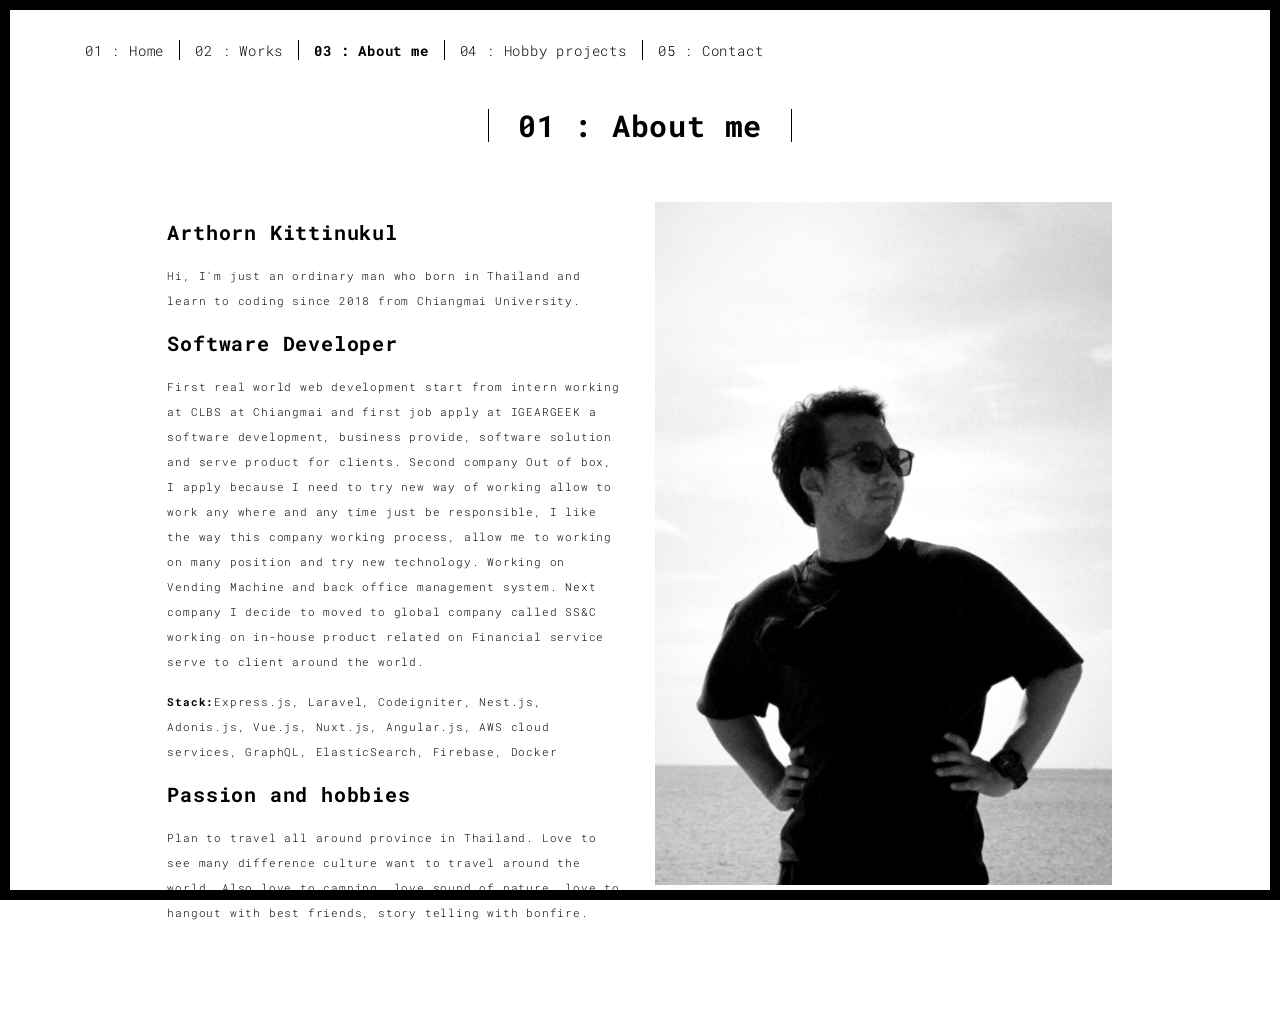
<file: about.html>
<!DOCTYPE html>
<html lang="en">

<head>
  <meta charset="UTF-8">
  <meta content="IE=edge" http-equiv="X-UA-Compatible">
  <meta content="width=device-width,initial-scale=1" name="viewport">
  <meta content="description" name="description">
  <meta name="google" content="notranslate" />
  <meta content="Mashup templates have been developped by Orson.io team" name="author">

  <!-- Disable tap highlight on IE -->
  <meta name="msapplication-tap-highlight" content="no">

  <link rel="apple-touch-icon" sizes="180x180" href="./assets/apple-icon-180x180.png">
  <link href="./assets/favicon.ico" rel="icon">

  <title>About</title>

  <link href="./main.3f6952e4.css" rel="stylesheet">
</head>

<body class="">
  <div id="site-border-left"></div>
  <div id="site-border-right"></div>
  <div id="site-border-top"></div>
  <div id="site-border-bottom"></div>
  <!-- Add your content of header -->
  <header>
    <nav class="navbar  navbar-fixed-top navbar-default">
      <div class="container">
        <button type="button" class="navbar-toggle collapsed" data-toggle="collapse" data-target="#navbar-collapse"
          aria-expanded="false">
          <span class="sr-only">Toggle navigation</span>
          <span class="icon-bar"></span>
          <span class="icon-bar"></span>
          <span class="icon-bar"></span>
        </button>

        <div class="collapse navbar-collapse" id="navbar-collapse">
          <ul class="nav navbar-nav ">
            <li><a href="./index.html" title="">01 : Home</a></li>
            <li><a href="./works.html" title="">02 : Works</a></li>
            <li><a href="./about.html" title="">03 : About me</a></li>
            <li><a href="./hobby.html" title="">04 : Hobby projects</a></li>
            <li><a href="./contact.html" title="">05 : Contact</a></li>
          </ul>


        </div>
      </div>
    </nav>
  </header>

  <div class="section-container">
    <div class="container">
      <div class="row">
        <div class="col-xs-12">
          <div class="section-container-spacer text-center">
            <h1 class="h2">01 : About me</h1>
          </div>

          <div class="row">
            <div class="col-md-10 col-md-offset-1">
              <div class="row">
                <div class="col-xs-12 col-md-6">
                  <h3>Arthorn Kittinukul</h3>
                  <p>Hi, I'm just an ordinary man who born in Thailand and learn to coding since 2018 from Chiangmai
                    University.</p>
                  <h3>Software Developer</h3>
                  <p>First real world web development start from intern working at CLBS at Chiangmai and first job apply
                    at IGEARGEEK a software development, business provide, software solution and serve product for
                    clients. Second company Out of box, I apply because I need to try new way of working allow to work
                    any where and any time
                    just be responsible, I like the way this company working process, allow me to working on many
                    position and try new technology. Working on Vending Machine and back office management system. Next
                    company I
                    decide to moved to global company called SS&C working on in-house
                    product related on Financial service serve to client around the world.
                  <p><b>Stack:</b>Express.js, Laravel, Codeigniter, Nest.js, Adonis.js, Vue.js, Nuxt.js, Angular.js, AWS
                    cloud services, GraphQL, ElasticSearch, Firebase, Docker</p>
                  <h3>Passion and hobbies</h3>
                  <p>Plan to travel all around province in Thailand. Love to see many difference culture want to travel
                    around the world. Also love to camping, love sound of nature. love to hangout with best friends,
                    story telling with bonfire.</p>
                </div>
                <div class="col-xs-12 col-md-6">
                  <img src="./assets/images/profile.jpg" class="img-responsive" alt="">
                </div>
              </div>
            </div>
          </div>


        </div>
      </div>
    </div>
  </div>

  <script>
    document.addEventListener("DOMContentLoaded", function (event) {
      navActivePage();
    });
  </script>

  <!-- Google Analytics: change UA-XXXXX-X to be your site's ID 

<script>
  (function (i, s, o, g, r, a, m) {
    i['GoogleAnalyticsObject'] = r; i[r] = i[r] || function () {
      (i[r].q = i[r].q || []).push(arguments)
    }, i[r].l = 1 * new Date(); a = s.createElement(o),
      m = s.getElementsByTagName(o)[0]; a.async = 1; a.src = g; m.parentNode.insertBefore(a, m)
  })(window, document, 'script', '//www.google-analytics.com/analytics.js', 'ga');
  ga('create', 'UA-XXXXX-X', 'auto');
  ga('send', 'pageview');
</script>

-->
  <script type="text/javascript" src="./main.70a66962.js"></script>
</body>

</html>
</file>
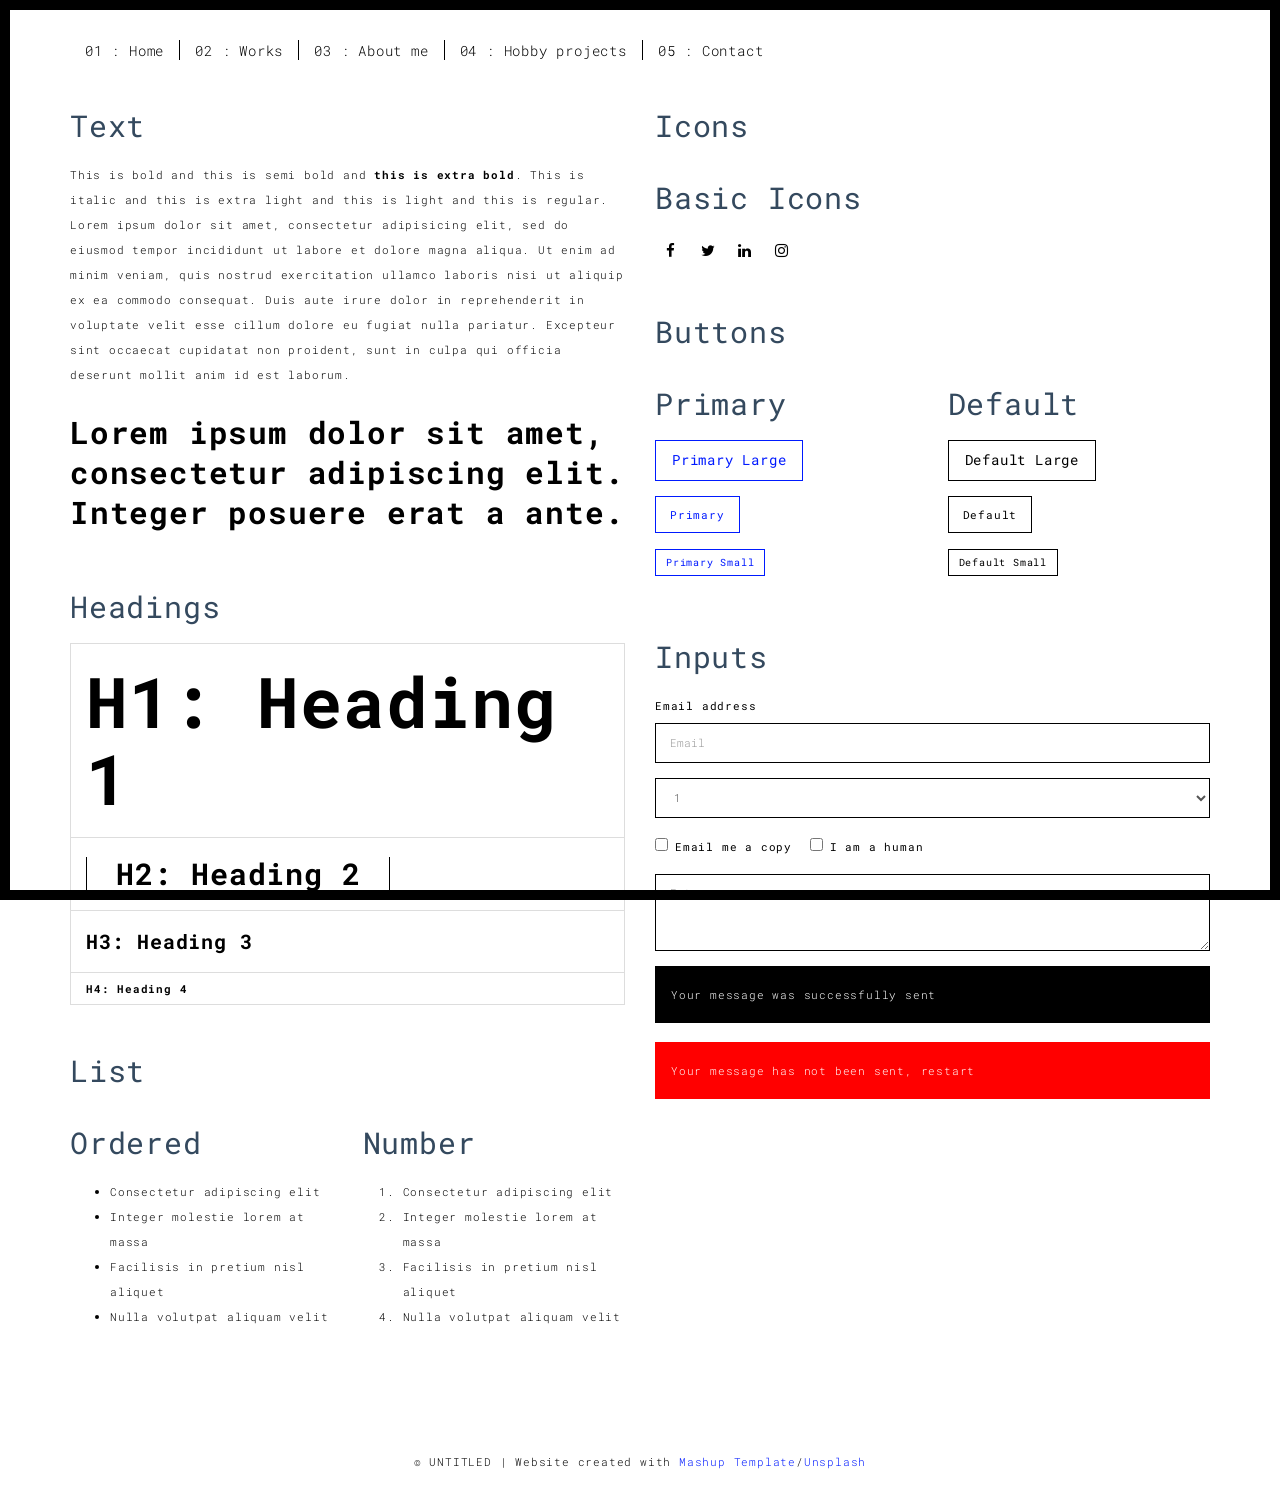
<file: components.html>
<!DOCTYPE html>
<html lang="en">

<head>
  <meta charset="UTF-8">
  <meta content="IE=edge" http-equiv="X-UA-Compatible">
  <meta content="width=device-width,initial-scale=1" name="viewport">
  <meta content="description" name="description">
  <meta name="google" content="notranslate" />
  <meta content="Mashup templates have been developped by Orson.io team" name="author">

  <!-- Disable tap highlight on IE -->
  <meta name="msapplication-tap-highlight" content="no">
  
  <link rel="apple-touch-icon" sizes="180x180" href="./assets/apple-icon-180x180.png">
  <link href="./assets/favicon.ico" rel="icon">

  <title>Title page</title>  

<link href="./main.3f6952e4.css" rel="stylesheet"></head>

<body class="">
<div id="site-border-left"></div>
<div id="site-border-right"></div>
<div id="site-border-top"></div>
<div id="site-border-bottom"></div>
 <!-- Add your content of header -->
<header>
  <nav class="navbar  navbar-fixed-top navbar-default">
    <div class="container">
        <button type="button" class="navbar-toggle collapsed" data-toggle="collapse" data-target="#navbar-collapse" aria-expanded="false">
          <span class="sr-only">Toggle navigation</span>
          <span class="icon-bar"></span>
          <span class="icon-bar"></span>
          <span class="icon-bar"></span>
        </button>

      <div class="collapse navbar-collapse" id="navbar-collapse">
        <ul class="nav navbar-nav ">
          <li><a href="./index.html" title="">01 : Home</a></li>
          <li><a href="./works.html" title="">02 : Works</a></li>
          <li><a href="./about.html" title="">03 : About me</a></li>
          <li><a href="./hobby.html" title="">04 : Hobby projects</a></li>
          <li><a href="./contact.html" title="">05 : Contact</a></li>
        </ul>


      </div> 
    </div>
  </nav>
</header>

<div class="section-container">
  
<!-- Add your site or app content here -->
  <div class="container">
    <div class="row">
      <div class="col-xs-12 col-md-6">

        <div class="template-example">
          <h2 class="template-title-example">Text</h2>
          <p>This is bold and this is semi bold and <b>this is extra bold</b>. This is italic and this is extra light and this is light
          and this is regular. Lorem ipsum dolor sit amet, consectetur adipisicing elit, sed do eiusmod
          tempor incididunt ut labore et dolore magna aliqua. Ut enim ad minim veniam,
          quis nostrud exercitation ullamco laboris nisi ut aliquip ex ea commodo
          consequat. Duis aute irure dolor in reprehenderit in voluptate velit esse
          cillum dolore eu fugiat nulla pariatur. Excepteur sint occaecat cupidatat non
          proident, sunt in culpa qui officia deserunt mollit anim id est laborum.

          <blockquote>
            <p>Lorem ipsum dolor sit amet, consectetur adipiscing elit. Integer posuere erat a ante.</p>
          </blockquote>
          
          </p>
        </div>

        <div class="template-example">
          <h2 class="template-title-example">Headings</h2>
          
          <table class="table table-bordered">
            <tr><td><h1>H1: Heading 1</h1></td></tr>
            <tr><td><h2>H2: Heading 2</h2></td></tr>
            <tr><td><h3>H3: Heading 3</h3></td></tr>
            <tr><td><h4>H4: Heading 4</h4></td></tr>
          </table>
          
        </div>

        
        <div class="template-example">
          <h2 class="template-title-example">List</h2>
          <div class="row">
            <div class="col-md-6">
              <h3 class="template-title-example">Ordered</h3>
              <ul>
                <li>Consectetur adipiscing elit</li>
                <li>Integer molestie lorem at massa</li>
                <li>Facilisis in pretium nisl aliquet</li>
                <li>Nulla volutpat aliquam velit</li>
              </ul>
            </div>
            <div class="col-md-6">
              <h3 class="template-title-example">Number</h3>
              <ol>
                <li>Consectetur adipiscing elit</li>
                <li>Integer molestie lorem at massa</li>
                <li>Facilisis in pretium nisl aliquet</li>
                <li>Nulla volutpat aliquam velit</li>
              </ol>
            </div>
          </div>
        </div>
        
      </div>

      <div class="col-xs-12 col-md-6">
        <div class="template-example">
          <h2 class="template-title-example">Icons</h2>
          
          <div class="row">
            
            <div class="col-md-6">
               <h3 class="template-title-example">Basic Icons</h2>
                <ul class="list-icons">
                  <li>
                    <span class="fa-icon">
                      <i class="fa fa-facebook"></i>
                    </span>
                  </li>
                  <li>
                    <span class="fa-icon">
                      <i class="fa fa-twitter"></i>
                    </span>
                  </li>
                  <li>
                    <span class="fa-icon">
                      <i class="fa fa-linkedin"></i>
                    </span>
                  </li>
                  <li>
                    <span class="fa-icon">
                      <i class="fa fa-instagram"></i>
                    </span>
                  </li>
                </ul>
            </div>

          </div>


          


        </div>

        <div class="template-example">
          <h2 class="template-title-example">Buttons</h2>
          <div class="row">
            <div class="col-md-6">
              <h3 class="template-title-example">Primary</h2>
              <div class="row">
                  <div class="col-md-6">
                  <p><a href="" class="btn btn-primary btn-lg">Primary Large</a></p>
                  <p><a href="" class="btn btn-primary">Primary </a></p>
                  <p><a href="" class="btn btn-primary btn-sm">Primary Small</a></p>
                </div>
              </div>

              
            </div>

            <div class="col-md-6">
              <h3 class="template-title-example">Default</h2>
              <div class="row">
                  <div class="col-md-6">
                  <p><a href="" class="btn btn-default btn-lg">Default Large</a></p>
                  <p><a href="" class="btn btn-default">Default </a></p>
                  <p><a href="" class="btn btn-default btn-sm">Default Small</a></p>
                </div>
              </div>

            </div>
          </div>
        </div>
        
        <div class="template-example">
          <h2 class="template-title-example">Inputs</h2>

            <div class="form-group">
              <label for="exampleInputEmail1">Email address</label>
              <input type="email" class="form-control" id="exampleInputEmail1" placeholder="Email">
            </div>

            <div class="form-group">
              <select class="form-control">
                <option>1</option>
                <option>2</option>
                <option>3</option>
                <option>4</option>
                <option>5</option>
              </select>
            </div>

            <div class="form-group">
              <label class="checkbox-inline">
                <input 
                type="checkbox" id="inlineCheckbox1" value="option1"> Email me a copy
              </label>
              <label class="checkbox-inline">
                <input type="checkbox" id="inlineCheckbox2" value="option2"> I am a human
              </label>
            </div>

            <div class="form-group">
              <textarea class="form-control" rows="3" placeholder="Enter your message"></textarea>
            </div>
            
            <div class="alert alert-success" role="alert">Your message was successfully sent</div>
            <div class="alert alert-danger" role="alert">Your message has not been sent, restart</div>
        </div>




      </div>
    </div>
  </div>
</div>

<footer class="footer-container text-center">
  <div class="container">
    <div class="row">
      <div class="col-xs-12">
        <p>© UNTITLED | Website created with <a href="http://www.mashup-template.com/" title="Create website with free html template">Mashup Template</a>/<a href="https://www.unsplash.com/" title="Beautiful Free Images">Unsplash</a></p>
      </div>
    </div>
  </div>
</footer>

<script>
  document.addEventListener("DOMContentLoaded", function (event) {
     navActivePage();
  });
</script>

<!-- Google Analytics: change UA-XXXXX-X to be your site's ID 

<script>
  (function (i, s, o, g, r, a, m) {
    i['GoogleAnalyticsObject'] = r; i[r] = i[r] || function () {
      (i[r].q = i[r].q || []).push(arguments)
    }, i[r].l = 1 * new Date(); a = s.createElement(o),
      m = s.getElementsByTagName(o)[0]; a.async = 1; a.src = g; m.parentNode.insertBefore(a, m)
  })(window, document, 'script', '//www.google-analytics.com/analytics.js', 'ga');
  ga('create', 'UA-XXXXX-X', 'auto');
  ga('send', 'pageview');
</script>

--> <script type="text/javascript" src="./main.70a66962.js"></script></body>

</html>
</file>
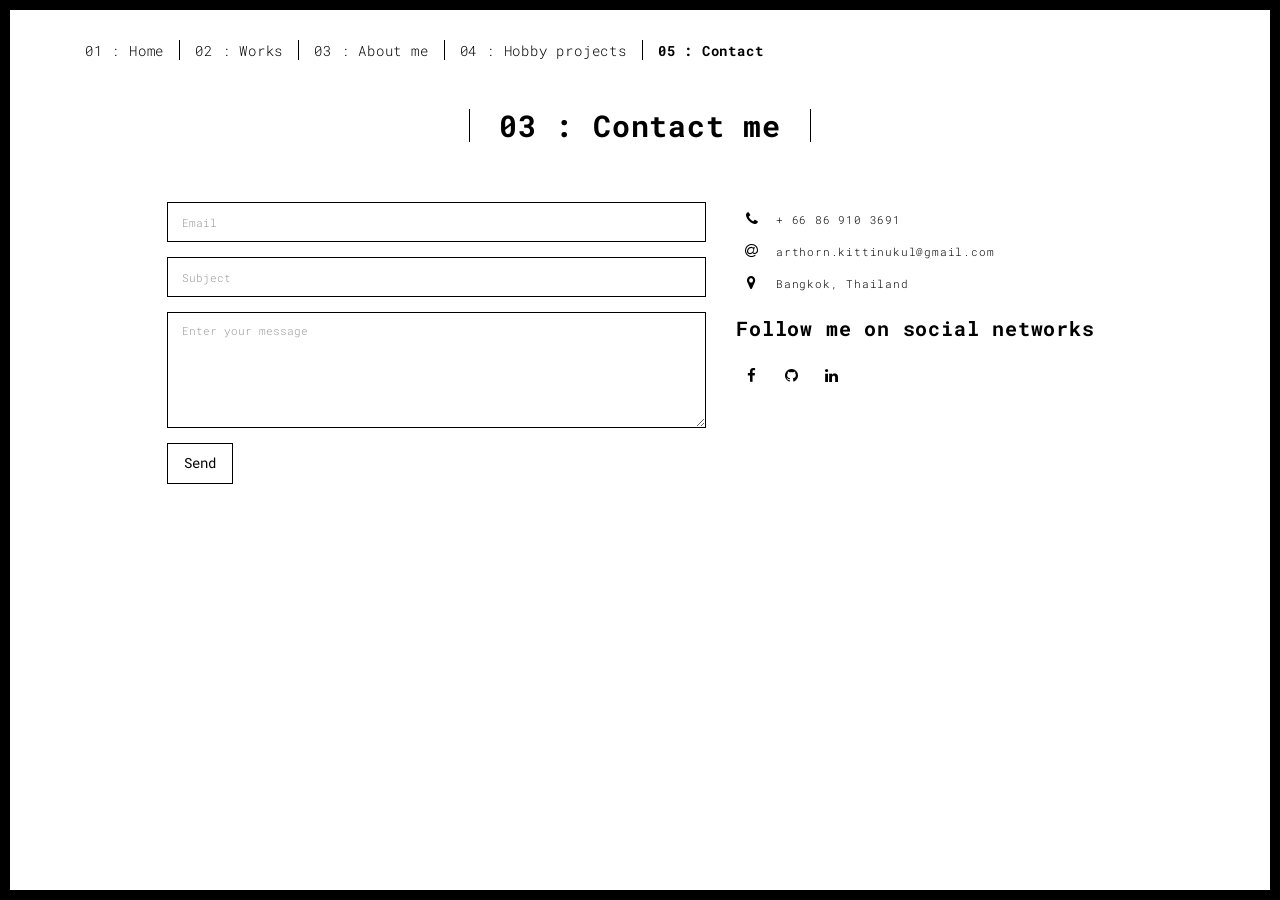
<file: contact.html>
<!DOCTYPE html>
<html lang="en">

<head>
  <meta charset="UTF-8">
  <meta content="IE=edge" http-equiv="X-UA-Compatible">
  <meta content="width=device-width,initial-scale=1" name="viewport">
  <meta content="description" name="description">
  <meta name="google" content="notranslate" />
  <meta content="Mashup templates have been developped by Orson.io team" name="author">

  <!-- Disable tap highlight on IE -->
  <meta name="msapplication-tap-highlight" content="no">

  <link rel="apple-touch-icon" sizes="180x180" href="./assets/apple-icon-180x180.png">
  <link href="./assets/favicon.ico" rel="icon">

  <title>Contact</title>

  <link href="./main.3f6952e4.css" rel="stylesheet">
</head>

<body class="">
  <div id="site-border-left"></div>
  <div id="site-border-right"></div>
  <div id="site-border-top"></div>
  <div id="site-border-bottom"></div>
  <!-- Add your content of header -->
  <header>
    <nav class="navbar  navbar-fixed-top navbar-default">
      <div class="container">
        <button type="button" class="navbar-toggle collapsed" data-toggle="collapse" data-target="#navbar-collapse"
          aria-expanded="false">
          <span class="sr-only">Toggle navigation</span>
          <span class="icon-bar"></span>
          <span class="icon-bar"></span>
          <span class="icon-bar"></span>
        </button>

        <div class="collapse navbar-collapse" id="navbar-collapse">
          <ul class="nav navbar-nav ">
            <li><a href="./index.html" title="">01 : Home</a></li>
            <li><a href="./works.html" title="">02 : Works</a></li>
            <li><a href="./about.html" title="">03 : About me</a></li>
            <li><a href="./hobby.html" title="">04 : Hobby projects</a></li>
            <li><a href="./contact.html" title="">05 : Contact</a></li>
          </ul>


        </div>
      </div>
    </nav>
  </header>

  <div class="section-container">
    <div class="container">
      <div class="row">
        <div class="col-xs-12">
          <div class="section-container-spacer text-center">
            <h1 class="h2">03 : Contact me</h1>
          </div>

          <div class="row">
            <div class="col-md-10 col-md-offset-1">
              <form action="" class="reveal-content">
                <div class="row">
                  <div class="col-md-7">
                    <div class="form-group">
                      <input type="email" class="form-control" id="email" placeholder="Email">
                    </div>
                    <div class="form-group">
                      <input type="text" class="form-control" id="subject" placeholder="Subject">
                    </div>
                    <div class="form-group">
                      <textarea class="form-control" rows="5" placeholder="Enter your message"></textarea>
                    </div>
                    <button type="submit" class="btn btn-default btn-lg">Send</button>
                  </div>
                  <div class="col-md-5 address-container">
                    <ul class="list-unstyled">
                      <li>
                        <span class="fa-icon">
                          <i class="fa fa-phone" aria-hidden="true"></i>
                        </span>
                        + 66 86 910 3691
                      </li>
                      <li>
                        <span class="fa-icon">
                          <i class="fa fa-at" aria-hidden="true"></i>
                        </span>
                        arthorn.kittinukul@gmail.com
                      </li>
                      <li>
                        <span class="fa-icon">
                          <i class="fa fa fa-map-marker" aria-hidden="true"></i>
                        </span>
                        Bangkok, Thailand
                      </li>
                    </ul>
                    <h3>Follow me on social networks</h3>
                    <a href="https://www.facebook.com/Joker.Kittinukul/" title="facebook" class="fa-icon">
                      <i class="fa fa-facebook"></i>
                    </a>
                    <a href="https://github.com/iJOKE17" title="github" class="fa-icon">
                      <i class="fa fa-github"></i>
                    </a>
                    <a href="https://www.linkedin.com/in/arthorn-kittinukul-1974a4163/" title="linkedin"
                      class="fa-icon">
                      <i class="fa fa-linkedin"></i>
                    </a>

                  </div>
                </div>
              </form>
            </div>

          </div>

        </div>
      </div>
    </div>
  </div>

  <script>
    document.addEventListener("DOMContentLoaded", function (event) {
      navActivePage();
    });
  </script>

  <!-- Google Analytics: change UA-XXXXX-X to be your site's ID 

<script>
  (function (i, s, o, g, r, a, m) {
    i['GoogleAnalyticsObject'] = r; i[r] = i[r] || function () {
      (i[r].q = i[r].q || []).push(arguments)
    }, i[r].l = 1 * new Date(); a = s.createElement(o),
      m = s.getElementsByTagName(o)[0]; a.async = 1; a.src = g; m.parentNode.insertBefore(a, m)
  })(window, document, 'script', '//www.google-analytics.com/analytics.js', 'ga');
  ga('create', 'UA-XXXXX-X', 'auto');
  ga('send', 'pageview');
</script>

-->
  <script type="text/javascript" src="./main.70a66962.js"></script>
</body>

</html>
</file>
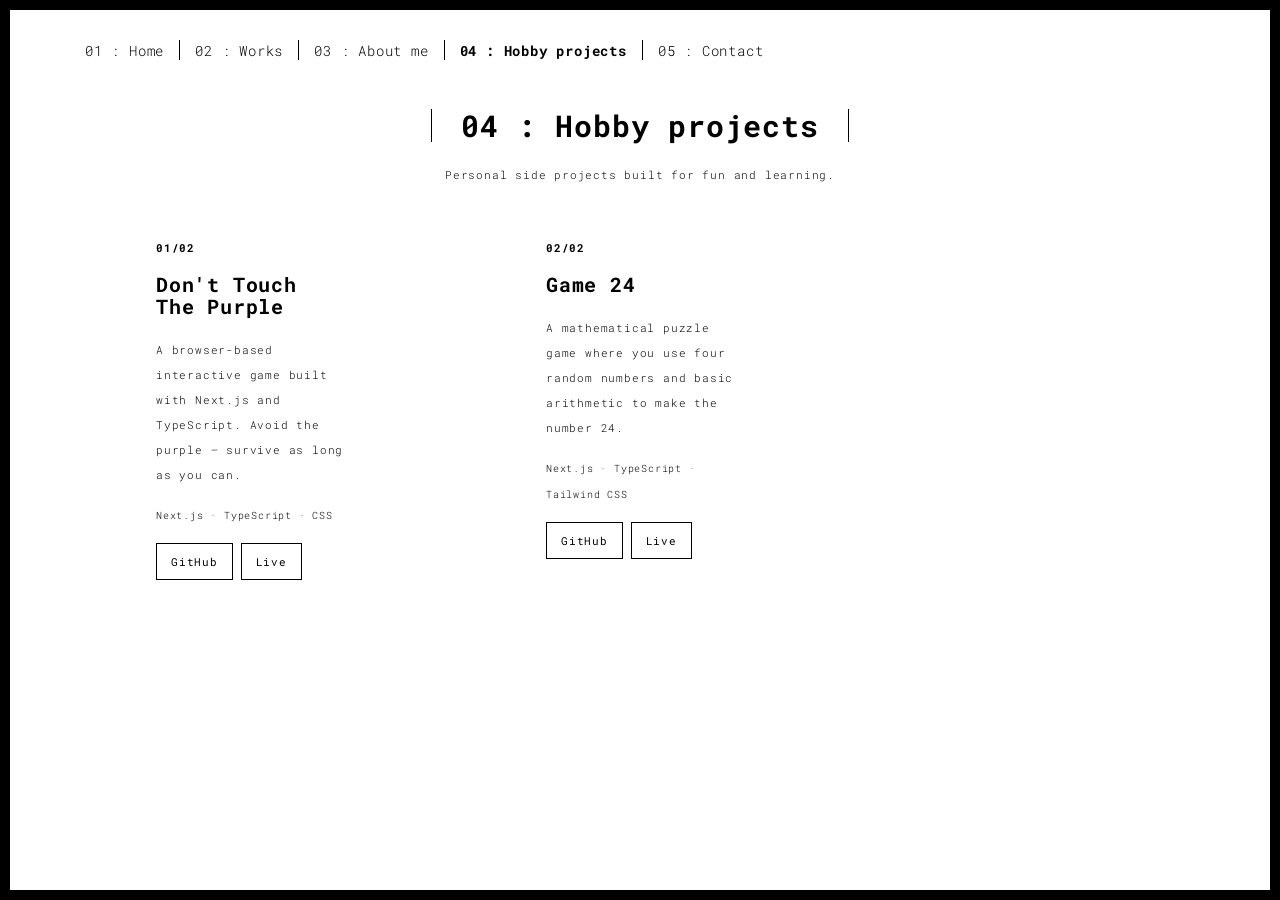
<file: hobby.html>
<!DOCTYPE html>
<html lang="en">

<head>
  <meta charset="UTF-8">
  <meta content="IE=edge" http-equiv="X-UA-Compatible">
  <meta content="width=device-width,initial-scale=1" name="viewport">
  <meta content="description" name="description">
  <meta name="google" content="notranslate" />

  <!-- Disable tap highlight on IE -->
  <meta name="msapplication-tap-highlight" content="no">

  <link rel="apple-touch-icon" sizes="180x180" href="./assets/apple-icon-180x180.png">
  <link href="./assets/favicon.ico" rel="icon">

  <title>Hobby projects</title>

  <link href="./main.3f6952e4.css" rel="stylesheet">
</head>

<body class="">
  <div id="site-border-left"></div>
  <div id="site-border-right"></div>
  <div id="site-border-top"></div>
  <div id="site-border-bottom"></div>
  <!-- Add your content of header -->
  <header>
    <nav class="navbar  navbar-fixed-top navbar-default">
      <div class="container">
        <button type="button" class="navbar-toggle collapsed" data-toggle="collapse" data-target="#navbar-collapse"
          aria-expanded="false">
          <span class="sr-only">Toggle navigation</span>
          <span class="icon-bar"></span>
          <span class="icon-bar"></span>
          <span class="icon-bar"></span>
        </button>

        <div class="collapse navbar-collapse" id="navbar-collapse">
          <ul class="nav navbar-nav ">
            <li><a href="./index.html" title="">01 : Home</a></li>
            <li><a href="./works.html" title="">02 : Works</a></li>
            <li><a href="./about.html" title="">03 : About me</a></li>
            <li><a href="./hobby.html" title="">04 : Hobby projects</a></li>
            <li><a href="./contact.html" title="">05 : Contact</a></li>
          </ul>


        </div>
      </div>
    </nav>
  </header>

  <div class="section-container">
    <div class="container">
      <div class="row">

        <div class="col-xs-12 section-container-spacer">
          <div class="text-center">
            <h1 class="h2">04 : Hobby projects</h1>
            <p>Personal side projects built for fun and learning.</p>
          </div>
        </div>

      </div>
      <div class="row" style="margin-top: 80px;">
        <div class="col-md-12">
          <div class="row">

            <div class="col-sm-4">
              <div class="card-container card-container-lg">
                <h4>01/02</h4>
                <h3>Don't Touch The Purple</h3>
                <p>A browser-based interactive game built with Next.js and TypeScript. Avoid the purple — survive as long as you can.</p>
                <p><small>Next.js · TypeScript · CSS</small></p>
                <a href="https://github.com/iJOKE17/dont-touch-the-purple" target="_blank" title="" class="btn btn-default">GitHub</a>
                <a href="https://dont-touch-the-purple.vercel.app" target="_blank" title="" class="btn btn-default">Live</a>
              </div>
            </div>

            <div class="col-sm-4">
              <div class="card-container card-container-lg">
                <h4>02/02</h4>
                <h3>Game 24</h3>
                <p>A mathematical puzzle game where you use four random numbers and basic arithmetic to make the number 24.</p>
                <p><small>Next.js · TypeScript · Tailwind CSS</small></p>
                <a href="https://github.com/iJOKE17/game-24" target="_blank" title="" class="btn btn-default">GitHub</a>
                <a href="https://game-24-lyart.vercel.app" target="_blank" title="" class="btn btn-default">Live</a>
              </div>
            </div>

          </div>
        </div>

      </div>
    </div>
  </div>

  <script>
    document.addEventListener("DOMContentLoaded", function (event) {
      navActivePage();
    });
  </script>

  <script type="text/javascript" src="./main.70a66962.js"></script>
</body>

</html>
</file>
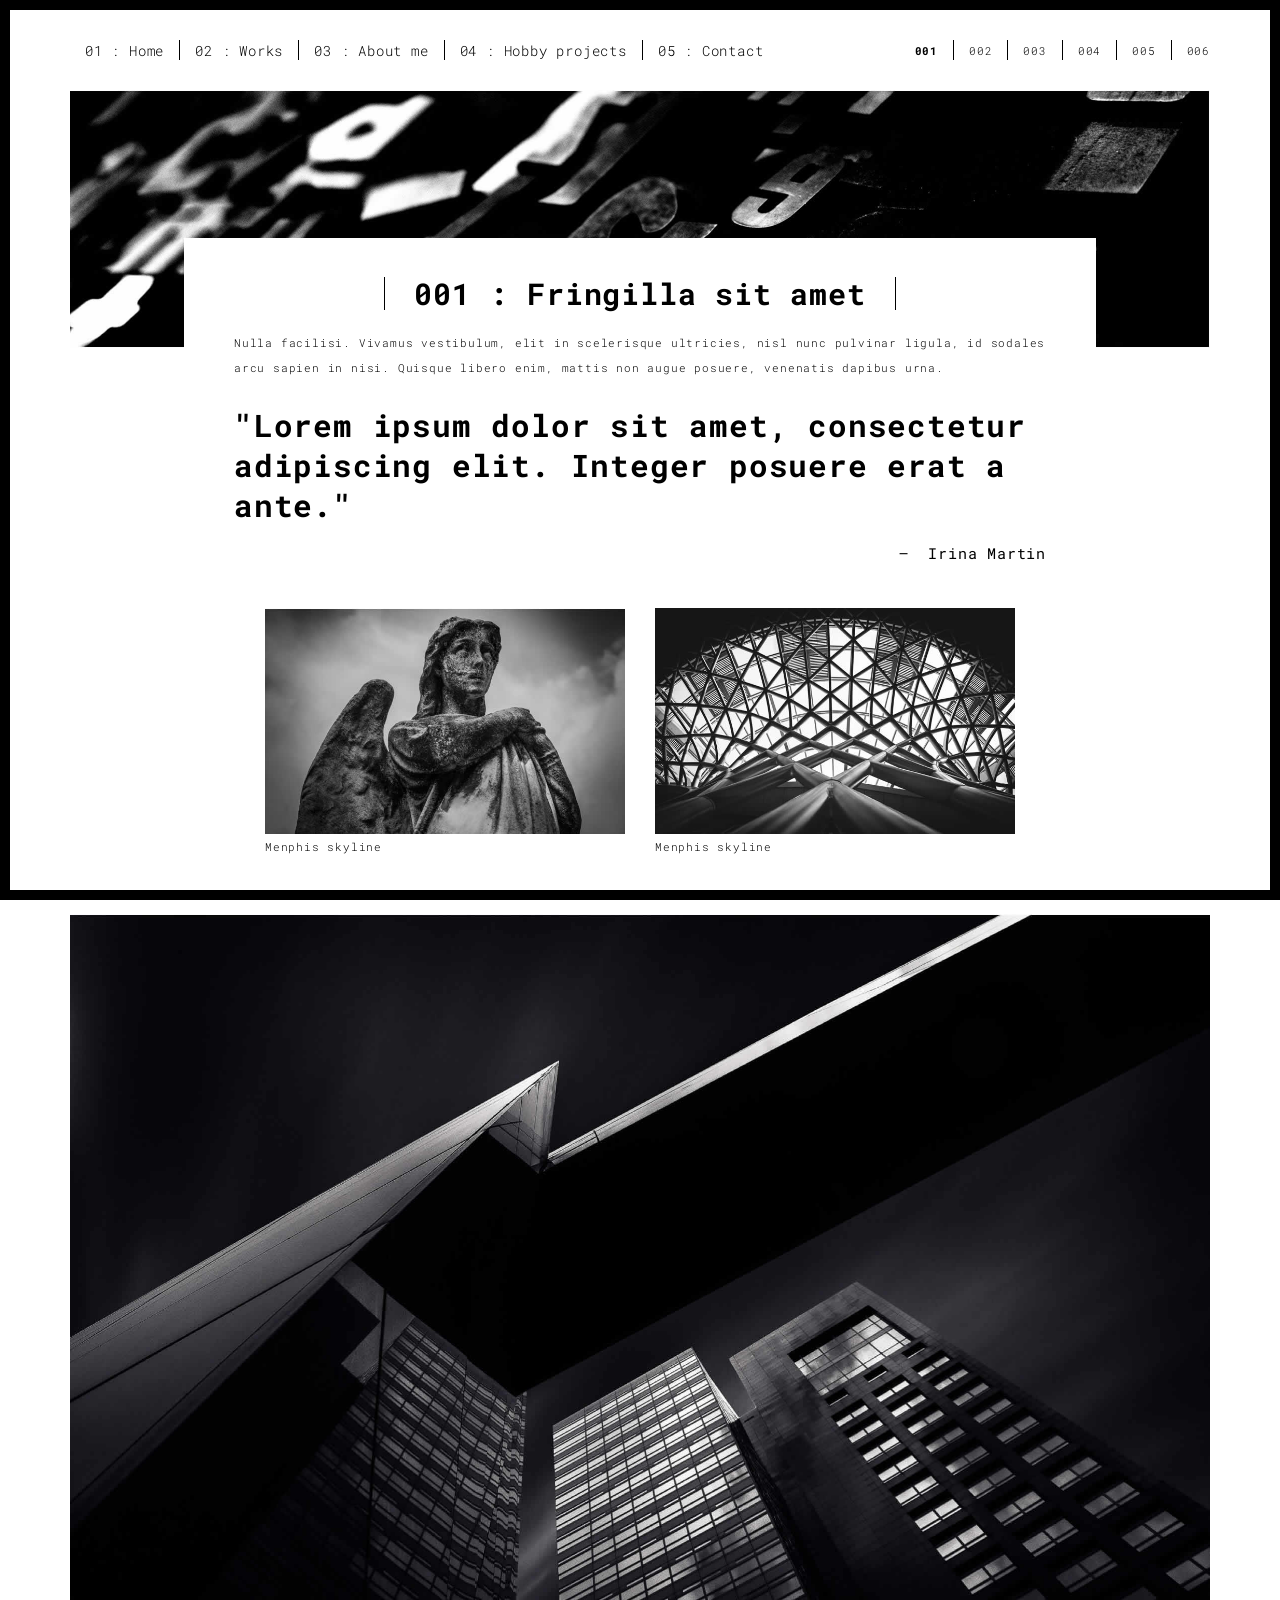
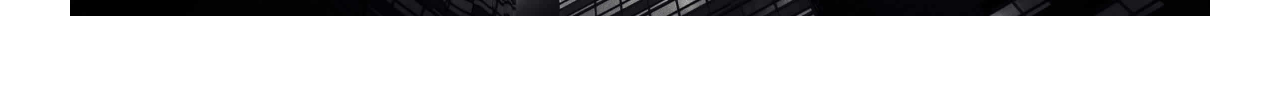
<file: work.html>
<!DOCTYPE html>
<html lang="en">

<head>
  <meta charset="UTF-8">
  <meta content="IE=edge" http-equiv="X-UA-Compatible">
  <meta content="width=device-width,initial-scale=1" name="viewport">
  <meta content="description" name="description">
  <meta name="google" content="notranslate" />
  <meta content="Mashup templates have been developped by Orson.io team" name="author">

  <!-- Disable tap highlight on IE -->
  <meta name="msapplication-tap-highlight" content="no">
  
  <link rel="apple-touch-icon" sizes="180x180" href="./assets/apple-icon-180x180.png">
  <link href="./assets/favicon.ico" rel="icon">

  <title>Work</title>  

<link href="./main.3f6952e4.css" rel="stylesheet"></head>

<body class="">
<div id="site-border-left"></div>
<div id="site-border-right"></div>
<div id="site-border-top"></div>
<div id="site-border-bottom"></div>
<!-- Add your content of header -->
<header>
  <nav class="navbar  navbar-fixed-top navbar-default">
    <div class="container">
        <button type="button" class="navbar-toggle collapsed" data-toggle="collapse" data-target="#navbar-collapse" aria-expanded="false">
          <span class="sr-only">Toggle navigation</span>
          <span class="icon-bar"></span>
          <span class="icon-bar"></span>
          <span class="icon-bar"></span>
        </button>

      <div class="collapse navbar-collapse" id="navbar-collapse">
        <ul class="nav navbar-nav ">
          <li><a href="./index.html" title="">01 : Home</a></li>
          <li><a href="./works.html" title="">02 : Works</a></li>
          <li><a href="./about.html" title="">03 : About me</a></li>
          <li><a href="./hobby.html" title="">04 : Hobby projects</a></li>
          <li><a href="./contact.html" title="">05 : Contact</a></li>
        </ul>


          <ul class="nav navbar-nav navbar-right navbar-small visible-md visible-lg">
            <li><a href="./index.html" title="" class="active">001</a></li>
            <li><a href="./index.html" title="">002</a></li>
            <li><a href="./index.html" title="">003</a></li>
            <li><a href="./index.html" title="">004</a></li>
            <li><a href="./index.html" title="">005</a></li>
            <li><a href="./index.html" title="">006</a></li>
          </ul>


      </div> 
    </div>
  </nav>
</header>
<div class="section-container">
  <div class="container">
    <div class="row">
      <div class="col-xs-12">
        <img src="./assets/images/work001-01.jpg" class="img-responsive" alt="">
        <div class="card-container">
          <div class="text-center">
            <h1 class="h2">001 : Fringilla sit amet</h1>
          </div>
          <p>Nulla facilisi. Vivamus vestibulum, elit in scelerisque ultricies, nisl nunc pulvinar ligula, id sodales arcu sapien in nisi. Quisque libero enim, mattis non augue posuere, venenatis dapibus urna.</p>

          <blockquote>
            <p>"Lorem ipsum dolor sit amet, consectetur adipiscing elit. Integer posuere erat a ante."</p>
            <small class="pull-right">Irina Martin</small>
          </blockquote>
        </div>
      </div>

      
      
      <div class="col-md-8 col-md-offset-2 section-container-spacer">
        <div class="row">
          <div class="col-xs-12 col-md-6">
            <img src="./assets/images/work001-02.jpg" class="img-responsive" alt="">
            <p>Menphis skyline</p>
          </div>
          <div class="col-xs-12 col-md-6">
            <img src="./assets/images/work001-03.jpg" class="img-responsive" alt="">
            <p>Menphis skyline</p>
          </div>
        </div>
      </div>

      <div class="col-xs-12">
        <img src="./assets/images/work001-04.jpg" class="img-responsive" alt="">
      </div>

    </div>
  </div>
</div>

<script>
  document.addEventListener("DOMContentLoaded", function (event) {
     navActivePage();
  });
</script>

<!-- Google Analytics: change UA-XXXXX-X to be your site's ID 

<script>
  (function (i, s, o, g, r, a, m) {
    i['GoogleAnalyticsObject'] = r; i[r] = i[r] || function () {
      (i[r].q = i[r].q || []).push(arguments)
    }, i[r].l = 1 * new Date(); a = s.createElement(o),
      m = s.getElementsByTagName(o)[0]; a.async = 1; a.src = g; m.parentNode.insertBefore(a, m)
  })(window, document, 'script', '//www.google-analytics.com/analytics.js', 'ga');
  ga('create', 'UA-XXXXX-X', 'auto');
  ga('send', 'pageview');
</script>

--> <script type="text/javascript" src="./main.70a66962.js"></script></body>

</html>
</file>
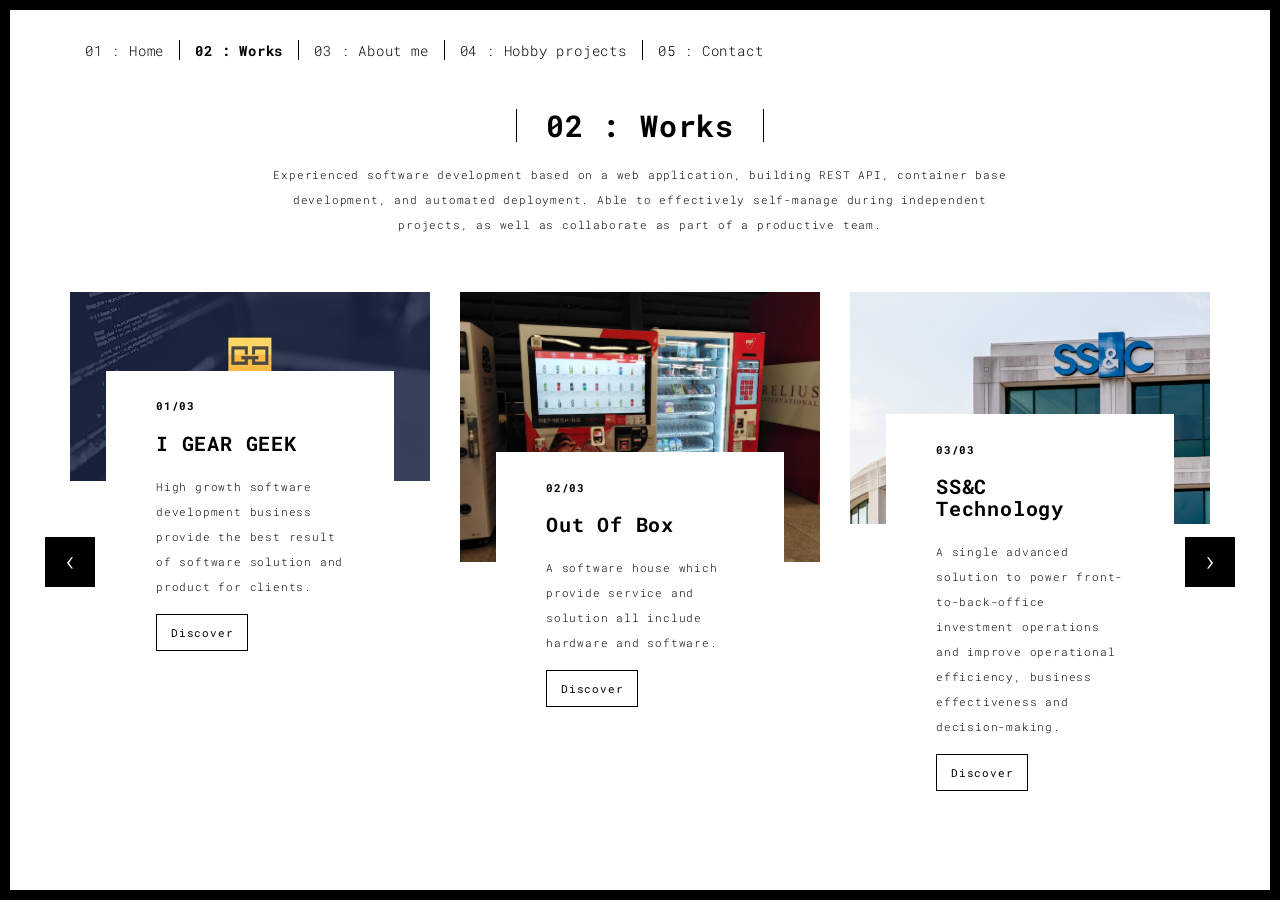
<file: works.html>
<!DOCTYPE html>
<html lang="en">

<head>
  <meta charset="UTF-8">
  <meta content="IE=edge" http-equiv="X-UA-Compatible">
  <meta content="width=device-width,initial-scale=1" name="viewport">
  <meta content="description" name="description">
  <meta name="google" content="notranslate" />
  <meta content="Mashup templates have been developped by Orson.io team" name="author">

  <!-- Disable tap highlight on IE -->
  <meta name="msapplication-tap-highlight" content="no">

  <link rel="apple-touch-icon" sizes="180x180" href="./assets/apple-icon-180x180.png">
  <link href="./assets/favicon.ico" rel="icon">

  <title>Works</title>

  <link href="./main.3f6952e4.css" rel="stylesheet">
</head>

<body class="">
  <div id="site-border-left"></div>
  <div id="site-border-right"></div>
  <div id="site-border-top"></div>
  <div id="site-border-bottom"></div>
  <!-- Add your content of header -->
  <header>
    <nav class="navbar  navbar-fixed-top navbar-default">
      <div class="container">
        <button type="button" class="navbar-toggle collapsed" data-toggle="collapse" data-target="#navbar-collapse"
          aria-expanded="false">
          <span class="sr-only">Toggle navigation</span>
          <span class="icon-bar"></span>
          <span class="icon-bar"></span>
          <span class="icon-bar"></span>
        </button>

        <div class="collapse navbar-collapse" id="navbar-collapse">
          <ul class="nav navbar-nav ">
            <li><a href="./index.html" title="">01 : Home</a></li>
            <li><a href="./works.html" title="">02 : Works</a></li>
            <li><a href="./about.html" title="">03 : About me</a></li>
            <li><a href="./hobby.html" title="">04 : Hobby projects</a></li>
            <li><a href="./contact.html" title="">05 : Contact</a></li>
          </ul>


        </div>
      </div>
    </nav>
  </header>

  <div class="section-container">
    <div class="container">
      <div class="row">

        <div class="col-sm-8 col-sm-offset-2 section-container-spacer">
          <div class="text-center">
            <h1 class="h2">02 : Works</h1>
            <p>Experienced software development based on a web application, building REST API, container base
              development, and automated deployment. Able to effectively self-manage during independent projects, as
              well as collaborate as part of a productive team.</p>
          </div>
        </div>

        <div class="col-md-12">

          <div id="myCarousel" class="carousel slide projects-carousel">
            <!-- Carousel items -->
            <div class="carousel-inner">
              <div class="item active">
                <div class="row">
                  <div class="col-sm-4">

                    <a href="./work.html" title="" class="black-image-project-hover">
                      <img src="./assets/images/igeargeek-cover.jpeg" alt="" class="img-responsive">
                    </a>
                    <div class="card-container card-container-lg">
                      <h4>01/03</h4>
                      <h3>I GEAR GEEK</h3>
                      <p>High growth software development business provide the best result of software solution and
                        product for clients.</p>
                      <a href="./work.html" title="" class="btn btn-default">Discover</a>
                    </div>
                  </div>
                  <div class="col-sm-4">
                    <a href="./work.html" title="" class="black-image-project-hover">
                      <img src="./assets/images/sun-cover.jpg" alt="" class="img-responsive">
                    </a>
                    <div class="card-container card-container-lg">
                      <h4>02/03</h4>
                      <h3>Out Of Box</h3>
                      <p>A software house which provide service and solution all include hardware and software.</p>
                      <a href="./work.html" title="" class="btn btn-default">Discover</a>
                    </div>
                  </div>
                  <div class="col-sm-4">
                    <a href="./work.html" title="" class="black-image-project-hover">
                      <img src="./assets/images/ssnc-cover.jpeg" alt="" class="img-responsive">
                    </a>
                    <div class="card-container card-container-lg">
                      <h4>03/03</h4>
                      <h3>SS&C Technology</h3>
                      <p>A single advanced solution to power front-to-back-office investment operations and improve
                        operational efficiency, business effectiveness and decision-making.</p>
                      <a href="./work.html" title="" class="btn btn-default">Discover</a>
                    </div>
                  </div>

                </div>
                <!--/row-->
              </div>
              <!-- <div class="item">
                <div class="row">
                  <div class="col-sm-4">
                    <a href="./work.html" class="black-image-project-hover">
                      <img src="./assets/images/work02-hover.jpg" alt="Image" class="img-responsive">
                    </a>
                    <div class="card-container">
                      <h4>004/006</h4>
                      <h3>Nulla scelerisque</h3>
                      <p>Proin pharetra metus id iaculis dignissim. In aliquet lorem ut ex ullamcorper.</p>
                      <a href="./work.html" class="btn btn-default">Discover</a>
                    </div>
                  </div>
                  <div class="col-sm-4">
                    <a href="./work.html" class="black-image-project-hover">
                      <img src="./assets/images/work01-hover.jpg" alt="Image" class="img-responsive">
                    </a>
                    <div class="card-container">
                      <h4>005/006</h4>
                      <h3>Fringilla sit amet</h3>
                      <p>Nulla facilisi. Vivamus vestibulum, elit in scelerisque ultricies.</p>
                      <a href="./work.html" class="btn btn-default">Discover</a>
                    </div>
                  </div>

                  <div class="col-sm-4">
                    <a href="./work.html" class="black-image-project-hover">
                      <img src="./assets/images/work03-hover.jpg" alt="Image" class="img-responsive">
                    </a>
                    <div class="card-container">
                      <h4>006/006</h4>
                      <h3>Vivamus vestibulum</h3>
                      <p>Fusce sed hendrerit augue, a rhoncus velit. In non lorem mattis, tempor sem sit amet.</p>
                      <a href="./work.html" class="btn btn-default">Discover</a>
                    </div>
                  </div>

                </div>
              </div> -->
            </div>
            <!--/carousel-inner-->
            <a class="left carousel-control" href="#myCarousel" data-slide="prev">‹</a>

            <a class="right carousel-control" href="#myCarousel" data-slide="next">›</a>
          </div>



          <!--/myCarousel-->
        </div>



      </div>
    </div>
  </div>

  <script>
    document.addEventListener("DOMContentLoaded", function (event) {
      navActivePage();
    });
  </script>

  <!-- Google Analytics: change UA-XXXXX-X to be your site's ID 

<script>
  (function (i, s, o, g, r, a, m) {
    i['GoogleAnalyticsObject'] = r; i[r] = i[r] || function () {
      (i[r].q = i[r].q || []).push(arguments)
    }, i[r].l = 1 * new Date(); a = s.createElement(o),
      m = s.getElementsByTagName(o)[0]; a.async = 1; a.src = g; m.parentNode.insertBefore(a, m)
  })(window, document, 'script', '//www.google-analytics.com/analytics.js', 'ga');
  ga('create', 'UA-XXXXX-X', 'auto');
  ga('send', 'pageview');
</script>

-->
  <script type="text/javascript" src="./main.70a66962.js"></script>
</body>

</html>
</file>
<file: main.3f6952e4.css>
@import url(https://fonts.googleapis.com/css?family=Roboto:900|Roboto+Mono:300,400,700);@import url(https://maxcdn.bootstrapcdn.com/font-awesome/4.7.0/css/font-awesome.min.css);/*!
 * Bootstrap v3.3.7 (http://getbootstrap.com)
 * Copyright 2011-2016 Twitter, Inc.
 * Licensed under MIT (https://github.com/twbs/bootstrap/blob/master/LICENSE)
 */
/*! normalize.css v3.0.3 | MIT License | github.com/necolas/normalize.css */html{font-family:sans-serif;-ms-text-size-adjust:100%;-webkit-text-size-adjust:100%}body{margin:0}article,aside,details,figcaption,figure,footer,header,hgroup,main,menu,nav,section,summary{display:block}audio,canvas,progress,video{display:inline-block;vertical-align:baseline}audio:not([controls]){display:none;height:0}[hidden],template{display:none}a{background-color:transparent}a:active,a:hover{outline:0}abbr[title]{border-bottom:1px dotted}b,strong{font-weight:700}dfn{font-style:italic}h1{font-size:2em;margin:.67em 0}mark{background:#ff0;color:#000}small{font-size:80%}sub,sup{font-size:75%;line-height:0;position:relative;vertical-align:baseline}sup{top:-.5em}sub{bottom:-.25em}img{border:0}svg:not(:root){overflow:hidden}figure{margin:1em 40px}hr{box-sizing:content-box;height:0}pre{overflow:auto}code,kbd,pre,samp{font-family:monospace,monospace;font-size:1em}button,input,optgroup,select,textarea{color:inherit;font:inherit;margin:0}button{overflow:visible}button,select{text-transform:none}button,html input[type=button],input[type=reset],input[type=submit]{-webkit-appearance:button;cursor:pointer}button[disabled],html input[disabled]{cursor:default}button::-moz-focus-inner,input::-moz-focus-inner{border:0;padding:0}input{line-height:normal}input[type=checkbox],input[type=radio]{box-sizing:border-box;padding:0}input[type=number]::-webkit-inner-spin-button,input[type=number]::-webkit-outer-spin-button{height:auto}input[type=search]{-webkit-appearance:textfield;box-sizing:content-box}input[type=search]::-webkit-search-cancel-button,input[type=search]::-webkit-search-decoration{-webkit-appearance:none}fieldset{border:1px solid silver;margin:0 2px;padding:.35em .625em .75em}textarea{overflow:auto}optgroup{font-weight:700}table{border-collapse:collapse;border-spacing:0}td,th{padding:0}

/*! Source: https://github.com/h5bp/html5-boilerplate/blob/master/src/css/main.css */@media print{*,:after,:before{background:transparent!important;color:#000!important;box-shadow:none!important;text-shadow:none!important}a,a:visited{text-decoration:underline}a[href]:after{content:" (" attr(href) ")"}abbr[title]:after{content:" (" attr(title) ")"}a[href^="#"]:after,a[href^="javascript:"]:after{content:""}blockquote,pre{border:1px solid #999;page-break-inside:avoid}thead{display:table-header-group}img,tr{page-break-inside:avoid}img{max-width:100%!important}h2,h3,p{orphans:3;widows:3}h2,h3{page-break-after:avoid}.navbar{display:none}.btn>.caret,.dropup>.btn>.caret{border-top-color:#000!important}.label{border:1px solid #000}.table{border-collapse:collapse!important}.table td,.table th{background-color:#fff!important}.table-bordered td,.table-bordered th{border:1px solid #ddd!important}}*,:after,:before{-webkit-box-sizing:border-box;-moz-box-sizing:border-box;box-sizing:border-box}html{font-size:10px;-webkit-tap-highlight-color:transparent}body{font-family:Roboto Mono,Helvetica,Arial,sans-serif;font-size:11px;line-height:1.78;color:#000;background-color:#fff}button,input,select,textarea{font-family:inherit;font-size:inherit;line-height:inherit}a{color:#001aff;text-decoration:none}a:focus,a:hover{color:#0012b3;text-decoration:underline}a:focus{outline:5px auto -webkit-focus-ring-color;outline-offset:-2px}figure{margin:0}img{vertical-align:middle}.img-responsive{display:block;max-width:100%;height:auto}.img-rounded{border-radius:0}.img-thumbnail{padding:4px;line-height:1.78;background-color:#fff;border:1px solid #ddd;border-radius:0;-webkit-transition:all .2s ease-in-out;-o-transition:all .2s ease-in-out;transition:all .2s ease-in-out;display:inline-block;max-width:100%;height:auto}.img-circle{border-radius:50%}hr{margin-top:19px;margin-bottom:19px;border:0;border-top:1px solid #eee}.sr-only{position:absolute;width:1px;height:1px;margin:-1px;padding:0;overflow:hidden;clip:rect(0,0,0,0);border:0}.sr-only-focusable:active,.sr-only-focusable:focus{position:static;width:auto;height:auto;margin:0;overflow:visible;clip:auto}[role=button]{cursor:pointer}.h1,.h2,.h3,.h4,.h5,.h6,h1,h2,h3,h4,h5,h6{font-family:Roboto Mono,Helvetica,Arial,sans-serif;font-weight:700;line-height:1.1;color:#000}.h1 .small,.h1 small,.h2 .small,.h2 small,.h3 .small,.h3 small,.h4 .small,.h4 small,.h5 .small,.h5 small,.h6 .small,.h6 small,h1 .small,h1 small,h2 .small,h2 small,h3 .small,h3 small,h4 .small,h4 small,h5 .small,h5 small,h6 .small,h6 small{font-weight:400;line-height:1;color:#777}.h1,.h2,.h3,h1,h2,h3{margin-top:19px;margin-bottom:9.5px}.h1 .small,.h1 small,.h2 .small,.h2 small,.h3 .small,.h3 small,h1 .small,h1 small,h2 .small,h2 small,h3 .small,h3 small{font-size:65%}.h4,.h5,.h6,h4,h5,h6{margin-top:9.5px;margin-bottom:9.5px}.h4 .small,.h4 small,.h5 .small,.h5 small,.h6 .small,.h6 small,h4 .small,h4 small,h5 .small,h5 small,h6 .small,h6 small{font-size:75%}.h1,h1{font-size:70px}.h2,h2{font-size:30px}.h3,h3{font-size:20px}.h4,.h5,h4,h5{font-size:11px}.h6,h6{font-size:10px}p{margin:0 0 9.5px}.lead{margin-bottom:19px;font-size:12px;font-weight:300;line-height:1.4}@media (min-width:768px){.lead{font-size:16.5px}}.small,small{font-size:90%}.mark,mark{background-color:#fcf8e3;padding:.2em}.text-left{text-align:left}.text-right{text-align:right}.text-center{text-align:center}.text-justify{text-align:justify}.text-nowrap{white-space:nowrap}.text-lowercase{text-transform:lowercase}.initialism,.text-uppercase{text-transform:uppercase}.text-capitalize{text-transform:capitalize}.text-muted{color:#777}.text-primary{color:#001aff}a.text-primary:focus,a.text-primary:hover{color:#0015cc}.text-success{color:#fff}a.text-success:focus,a.text-success:hover{color:#e6e6e6}.text-info{color:#31708f}a.text-info:focus,a.text-info:hover{color:#245269}.text-warning{color:#8a6d3b}a.text-warning:focus,a.text-warning:hover{color:#66512c}.text-danger{color:#fff}a.text-danger:focus,a.text-danger:hover{color:#e6e6e6}.bg-primary{color:#fff;background-color:#001aff}a.bg-primary:focus,a.bg-primary:hover{background-color:#0015cc}.bg-success,a.bg-success:focus,a.bg-success:hover{background-color:#000}.bg-info{background-color:#d9edf7}a.bg-info:focus,a.bg-info:hover{background-color:#afd9ee}.bg-warning{background-color:#fcf8e3}a.bg-warning:focus,a.bg-warning:hover{background-color:#f7ecb5}.bg-danger{background-color:red}a.bg-danger:focus,a.bg-danger:hover{background-color:#c00}.page-header{padding-bottom:8.5px;margin:38px 0 19px;border-bottom:1px solid #eee}ol,ul{margin-top:0;margin-bottom:9.5px}ol ol,ol ul,ul ol,ul ul{margin-bottom:0}.list-inline,.list-unstyled{padding-left:0;list-style:none}.list-inline{margin-left:-5px}.list-inline>li{display:inline-block;padding-left:5px;padding-right:5px}dl{margin-top:0;margin-bottom:19px}dd,dt{line-height:1.78}dt{font-weight:700}dd{margin-left:0}.dl-horizontal dd:after,.dl-horizontal dd:before{content:" ";display:table}.dl-horizontal dd:after{clear:both}@media (min-width:768px){.dl-horizontal dt{float:left;width:160px;clear:left;text-align:right;overflow:hidden;text-overflow:ellipsis;white-space:nowrap}.dl-horizontal dd{margin-left:180px}}abbr[data-original-title],abbr[title]{cursor:help;border-bottom:1px dotted #777}.initialism{font-size:90%}blockquote{padding:9.5px 19px;margin:0 0 19px;font-size:13.75px;border-left:5px solid #eee}blockquote ol:last-child,blockquote p:last-child,blockquote ul:last-child{margin-bottom:0}blockquote .small,blockquote footer,blockquote small{display:block;font-size:80%;line-height:1.78;color:#777}blockquote .small:before,blockquote footer:before,blockquote small:before{content:"\2014   \A0"}.blockquote-reverse,blockquote.pull-right{padding-right:15px;padding-left:0;border-right:5px solid #eee;border-left:0;text-align:right}.blockquote-reverse .small:before,.blockquote-reverse footer:before,.blockquote-reverse small:before,blockquote.pull-right .small:before,blockquote.pull-right footer:before,blockquote.pull-right small:before{content:""}.blockquote-reverse .small:after,.blockquote-reverse footer:after,.blockquote-reverse small:after,blockquote.pull-right .small:after,blockquote.pull-right footer:after,blockquote.pull-right small:after{content:"\A0   \2014"}address{margin-bottom:19px;font-style:normal;line-height:1.78}code,kbd,pre,samp{font-family:Menlo,Monaco,Consolas,Courier New,monospace}code{color:#c7254e;background-color:#f9f2f4}code,kbd{padding:2px 4px;font-size:90%;border-radius:0}kbd{color:#fff;background-color:#333;box-shadow:inset 0 -1px 0 rgba(0,0,0,.25)}kbd kbd{padding:0;font-size:100%;font-weight:700;box-shadow:none}pre{display:block;padding:9px;margin:0 0 9.5px;font-size:10px;line-height:1.78;word-break:break-all;word-wrap:break-word;color:#333;background-color:#f5f5f5;border:1px solid #ccc;border-radius:0}pre code{padding:0;font-size:inherit;color:inherit;white-space:pre-wrap;background-color:transparent;border-radius:0}.pre-scrollable{max-height:340px;overflow-y:scroll}.container{margin-right:auto;margin-left:auto;padding-left:15px;padding-right:15px}.container:after,.container:before{content:" ";display:table}.container:after{clear:both}@media (min-width:768px){.container{width:750px}}@media (min-width:992px){.container{width:970px}}@media (min-width:1200px){.container{width:1170px}}.container-fluid{margin-right:auto;margin-left:auto;padding-left:15px;padding-right:15px}.container-fluid:after,.container-fluid:before{content:" ";display:table}.container-fluid:after{clear:both}.row{margin-left:-15px;margin-right:-15px}.row:after,.row:before{content:" ";display:table}.row:after{clear:both}.col-lg-1,.col-lg-2,.col-lg-3,.col-lg-4,.col-lg-5,.col-lg-6,.col-lg-7,.col-lg-8,.col-lg-9,.col-lg-10,.col-lg-11,.col-lg-12,.col-md-1,.col-md-2,.col-md-3,.col-md-4,.col-md-5,.col-md-6,.col-md-7,.col-md-8,.col-md-9,.col-md-10,.col-md-11,.col-md-12,.col-sm-1,.col-sm-2,.col-sm-3,.col-sm-4,.col-sm-5,.col-sm-6,.col-sm-7,.col-sm-8,.col-sm-9,.col-sm-10,.col-sm-11,.col-sm-12,.col-xs-1,.col-xs-2,.col-xs-3,.col-xs-4,.col-xs-5,.col-xs-6,.col-xs-7,.col-xs-8,.col-xs-9,.col-xs-10,.col-xs-11,.col-xs-12{position:relative;min-height:1px;padding-left:15px;padding-right:15px}.col-xs-1,.col-xs-2,.col-xs-3,.col-xs-4,.col-xs-5,.col-xs-6,.col-xs-7,.col-xs-8,.col-xs-9,.col-xs-10,.col-xs-11,.col-xs-12{float:left}.col-xs-1{width:8.33333%}.col-xs-2{width:16.66667%}.col-xs-3{width:25%}.col-xs-4{width:33.33333%}.col-xs-5{width:41.66667%}.col-xs-6{width:50%}.col-xs-7{width:58.33333%}.col-xs-8{width:66.66667%}.col-xs-9{width:75%}.col-xs-10{width:83.33333%}.col-xs-11{width:91.66667%}.col-xs-12{width:100%}.col-xs-pull-0{right:auto}.col-xs-pull-1{right:8.33333%}.col-xs-pull-2{right:16.66667%}.col-xs-pull-3{right:25%}.col-xs-pull-4{right:33.33333%}.col-xs-pull-5{right:41.66667%}.col-xs-pull-6{right:50%}.col-xs-pull-7{right:58.33333%}.col-xs-pull-8{right:66.66667%}.col-xs-pull-9{right:75%}.col-xs-pull-10{right:83.33333%}.col-xs-pull-11{right:91.66667%}.col-xs-pull-12{right:100%}.col-xs-push-0{left:auto}.col-xs-push-1{left:8.33333%}.col-xs-push-2{left:16.66667%}.col-xs-push-3{left:25%}.col-xs-push-4{left:33.33333%}.col-xs-push-5{left:41.66667%}.col-xs-push-6{left:50%}.col-xs-push-7{left:58.33333%}.col-xs-push-8{left:66.66667%}.col-xs-push-9{left:75%}.col-xs-push-10{left:83.33333%}.col-xs-push-11{left:91.66667%}.col-xs-push-12{left:100%}.col-xs-offset-0{margin-left:0}.col-xs-offset-1{margin-left:8.33333%}.col-xs-offset-2{margin-left:16.66667%}.col-xs-offset-3{margin-left:25%}.col-xs-offset-4{margin-left:33.33333%}.col-xs-offset-5{margin-left:41.66667%}.col-xs-offset-6{margin-left:50%}.col-xs-offset-7{margin-left:58.33333%}.col-xs-offset-8{margin-left:66.66667%}.col-xs-offset-9{margin-left:75%}.col-xs-offset-10{margin-left:83.33333%}.col-xs-offset-11{margin-left:91.66667%}.col-xs-offset-12{margin-left:100%}@media (min-width:768px){.col-sm-1,.col-sm-2,.col-sm-3,.col-sm-4,.col-sm-5,.col-sm-6,.col-sm-7,.col-sm-8,.col-sm-9,.col-sm-10,.col-sm-11,.col-sm-12{float:left}.col-sm-1{width:8.33333%}.col-sm-2{width:16.66667%}.col-sm-3{width:25%}.col-sm-4{width:33.33333%}.col-sm-5{width:41.66667%}.col-sm-6{width:50%}.col-sm-7{width:58.33333%}.col-sm-8{width:66.66667%}.col-sm-9{width:75%}.col-sm-10{width:83.33333%}.col-sm-11{width:91.66667%}.col-sm-12{width:100%}.col-sm-pull-0{right:auto}.col-sm-pull-1{right:8.33333%}.col-sm-pull-2{right:16.66667%}.col-sm-pull-3{right:25%}.col-sm-pull-4{right:33.33333%}.col-sm-pull-5{right:41.66667%}.col-sm-pull-6{right:50%}.col-sm-pull-7{right:58.33333%}.col-sm-pull-8{right:66.66667%}.col-sm-pull-9{right:75%}.col-sm-pull-10{right:83.33333%}.col-sm-pull-11{right:91.66667%}.col-sm-pull-12{right:100%}.col-sm-push-0{left:auto}.col-sm-push-1{left:8.33333%}.col-sm-push-2{left:16.66667%}.col-sm-push-3{left:25%}.col-sm-push-4{left:33.33333%}.col-sm-push-5{left:41.66667%}.col-sm-push-6{left:50%}.col-sm-push-7{left:58.33333%}.col-sm-push-8{left:66.66667%}.col-sm-push-9{left:75%}.col-sm-push-10{left:83.33333%}.col-sm-push-11{left:91.66667%}.col-sm-push-12{left:100%}.col-sm-offset-0{margin-left:0}.col-sm-offset-1{margin-left:8.33333%}.col-sm-offset-2{margin-left:16.66667%}.col-sm-offset-3{margin-left:25%}.col-sm-offset-4{margin-left:33.33333%}.col-sm-offset-5{margin-left:41.66667%}.col-sm-offset-6{margin-left:50%}.col-sm-offset-7{margin-left:58.33333%}.col-sm-offset-8{margin-left:66.66667%}.col-sm-offset-9{margin-left:75%}.col-sm-offset-10{margin-left:83.33333%}.col-sm-offset-11{margin-left:91.66667%}.col-sm-offset-12{margin-left:100%}}@media (min-width:992px){.col-md-1,.col-md-2,.col-md-3,.col-md-4,.col-md-5,.col-md-6,.col-md-7,.col-md-8,.col-md-9,.col-md-10,.col-md-11,.col-md-12{float:left}.col-md-1{width:8.33333%}.col-md-2{width:16.66667%}.col-md-3{width:25%}.col-md-4{width:33.33333%}.col-md-5{width:41.66667%}.col-md-6{width:50%}.col-md-7{width:58.33333%}.col-md-8{width:66.66667%}.col-md-9{width:75%}.col-md-10{width:83.33333%}.col-md-11{width:91.66667%}.col-md-12{width:100%}.col-md-pull-0{right:auto}.col-md-pull-1{right:8.33333%}.col-md-pull-2{right:16.66667%}.col-md-pull-3{right:25%}.col-md-pull-4{right:33.33333%}.col-md-pull-5{right:41.66667%}.col-md-pull-6{right:50%}.col-md-pull-7{right:58.33333%}.col-md-pull-8{right:66.66667%}.col-md-pull-9{right:75%}.col-md-pull-10{right:83.33333%}.col-md-pull-11{right:91.66667%}.col-md-pull-12{right:100%}.col-md-push-0{left:auto}.col-md-push-1{left:8.33333%}.col-md-push-2{left:16.66667%}.col-md-push-3{left:25%}.col-md-push-4{left:33.33333%}.col-md-push-5{left:41.66667%}.col-md-push-6{left:50%}.col-md-push-7{left:58.33333%}.col-md-push-8{left:66.66667%}.col-md-push-9{left:75%}.col-md-push-10{left:83.33333%}.col-md-push-11{left:91.66667%}.col-md-push-12{left:100%}.col-md-offset-0{margin-left:0}.col-md-offset-1{margin-left:8.33333%}.col-md-offset-2{margin-left:16.66667%}.col-md-offset-3{margin-left:25%}.col-md-offset-4{margin-left:33.33333%}.col-md-offset-5{margin-left:41.66667%}.col-md-offset-6{margin-left:50%}.col-md-offset-7{margin-left:58.33333%}.col-md-offset-8{margin-left:66.66667%}.col-md-offset-9{margin-left:75%}.col-md-offset-10{margin-left:83.33333%}.col-md-offset-11{margin-left:91.66667%}.col-md-offset-12{margin-left:100%}}@media (min-width:1200px){.col-lg-1,.col-lg-2,.col-lg-3,.col-lg-4,.col-lg-5,.col-lg-6,.col-lg-7,.col-lg-8,.col-lg-9,.col-lg-10,.col-lg-11,.col-lg-12{float:left}.col-lg-1{width:8.33333%}.col-lg-2{width:16.66667%}.col-lg-3{width:25%}.col-lg-4{width:33.33333%}.col-lg-5{width:41.66667%}.col-lg-6{width:50%}.col-lg-7{width:58.33333%}.col-lg-8{width:66.66667%}.col-lg-9{width:75%}.col-lg-10{width:83.33333%}.col-lg-11{width:91.66667%}.col-lg-12{width:100%}.col-lg-pull-0{right:auto}.col-lg-pull-1{right:8.33333%}.col-lg-pull-2{right:16.66667%}.col-lg-pull-3{right:25%}.col-lg-pull-4{right:33.33333%}.col-lg-pull-5{right:41.66667%}.col-lg-pull-6{right:50%}.col-lg-pull-7{right:58.33333%}.col-lg-pull-8{right:66.66667%}.col-lg-pull-9{right:75%}.col-lg-pull-10{right:83.33333%}.col-lg-pull-11{right:91.66667%}.col-lg-pull-12{right:100%}.col-lg-push-0{left:auto}.col-lg-push-1{left:8.33333%}.col-lg-push-2{left:16.66667%}.col-lg-push-3{left:25%}.col-lg-push-4{left:33.33333%}.col-lg-push-5{left:41.66667%}.col-lg-push-6{left:50%}.col-lg-push-7{left:58.33333%}.col-lg-push-8{left:66.66667%}.col-lg-push-9{left:75%}.col-lg-push-10{left:83.33333%}.col-lg-push-11{left:91.66667%}.col-lg-push-12{left:100%}.col-lg-offset-0{margin-left:0}.col-lg-offset-1{margin-left:8.33333%}.col-lg-offset-2{margin-left:16.66667%}.col-lg-offset-3{margin-left:25%}.col-lg-offset-4{margin-left:33.33333%}.col-lg-offset-5{margin-left:41.66667%}.col-lg-offset-6{margin-left:50%}.col-lg-offset-7{margin-left:58.33333%}.col-lg-offset-8{margin-left:66.66667%}.col-lg-offset-9{margin-left:75%}.col-lg-offset-10{margin-left:83.33333%}.col-lg-offset-11{margin-left:91.66667%}.col-lg-offset-12{margin-left:100%}}table{background-color:transparent}caption{padding-top:8px;padding-bottom:8px;color:#777}caption,th{text-align:left}.table{width:100%;max-width:100%;margin-bottom:19px}.table>tbody>tr>td,.table>tbody>tr>th,.table>tfoot>tr>td,.table>tfoot>tr>th,.table>thead>tr>td,.table>thead>tr>th{padding:8px;line-height:1.78;vertical-align:top;border-top:1px solid #ddd}.table>thead>tr>th{vertical-align:bottom;border-bottom:2px solid #ddd}.table>caption+thead>tr:first-child>td,.table>caption+thead>tr:first-child>th,.table>colgroup+thead>tr:first-child>td,.table>colgroup+thead>tr:first-child>th,.table>thead:first-child>tr:first-child>td,.table>thead:first-child>tr:first-child>th{border-top:0}.table>tbody+tbody{border-top:2px solid #ddd}.table .table{background-color:#fff}.table-condensed>tbody>tr>td,.table-condensed>tbody>tr>th,.table-condensed>tfoot>tr>td,.table-condensed>tfoot>tr>th,.table-condensed>thead>tr>td,.table-condensed>thead>tr>th{padding:5px}.table-bordered,.table-bordered>tbody>tr>td,.table-bordered>tbody>tr>th,.table-bordered>tfoot>tr>td,.table-bordered>tfoot>tr>th,.table-bordered>thead>tr>td,.table-bordered>thead>tr>th{border:1px solid #ddd}.table-bordered>thead>tr>td,.table-bordered>thead>tr>th{border-bottom-width:2px}.table-striped>tbody>tr:nth-of-type(odd){background-color:#f9f9f9}.table-hover>tbody>tr:hover{background-color:#f5f5f5}table col[class*=col-]{position:static;float:none;display:table-column}table td[class*=col-],table th[class*=col-]{position:static;float:none;display:table-cell}.table>tbody>tr.active>td,.table>tbody>tr.active>th,.table>tbody>tr>td.active,.table>tbody>tr>th.active,.table>tfoot>tr.active>td,.table>tfoot>tr.active>th,.table>tfoot>tr>td.active,.table>tfoot>tr>th.active,.table>thead>tr.active>td,.table>thead>tr.active>th,.table>thead>tr>td.active,.table>thead>tr>th.active{background-color:#f5f5f5}.table-hover>tbody>tr.active:hover>td,.table-hover>tbody>tr.active:hover>th,.table-hover>tbody>tr:hover>.active,.table-hover>tbody>tr>td.active:hover,.table-hover>tbody>tr>th.active:hover{background-color:#e8e8e8}.table-hover>tbody>tr.success:hover>td,.table-hover>tbody>tr.success:hover>th,.table-hover>tbody>tr:hover>.success,.table-hover>tbody>tr>td.success:hover,.table-hover>tbody>tr>th.success:hover,.table>tbody>tr.success>td,.table>tbody>tr.success>th,.table>tbody>tr>td.success,.table>tbody>tr>th.success,.table>tfoot>tr.success>td,.table>tfoot>tr.success>th,.table>tfoot>tr>td.success,.table>tfoot>tr>th.success,.table>thead>tr.success>td,.table>thead>tr.success>th,.table>thead>tr>td.success,.table>thead>tr>th.success{background-color:#000}.table>tbody>tr.info>td,.table>tbody>tr.info>th,.table>tbody>tr>td.info,.table>tbody>tr>th.info,.table>tfoot>tr.info>td,.table>tfoot>tr.info>th,.table>tfoot>tr>td.info,.table>tfoot>tr>th.info,.table>thead>tr.info>td,.table>thead>tr.info>th,.table>thead>tr>td.info,.table>thead>tr>th.info{background-color:#d9edf7}.table-hover>tbody>tr.info:hover>td,.table-hover>tbody>tr.info:hover>th,.table-hover>tbody>tr:hover>.info,.table-hover>tbody>tr>td.info:hover,.table-hover>tbody>tr>th.info:hover{background-color:#c4e3f3}.table>tbody>tr.warning>td,.table>tbody>tr.warning>th,.table>tbody>tr>td.warning,.table>tbody>tr>th.warning,.table>tfoot>tr.warning>td,.table>tfoot>tr.warning>th,.table>tfoot>tr>td.warning,.table>tfoot>tr>th.warning,.table>thead>tr.warning>td,.table>thead>tr.warning>th,.table>thead>tr>td.warning,.table>thead>tr>th.warning{background-color:#fcf8e3}.table-hover>tbody>tr.warning:hover>td,.table-hover>tbody>tr.warning:hover>th,.table-hover>tbody>tr:hover>.warning,.table-hover>tbody>tr>td.warning:hover,.table-hover>tbody>tr>th.warning:hover{background-color:#faf2cc}.table>tbody>tr.danger>td,.table>tbody>tr.danger>th,.table>tbody>tr>td.danger,.table>tbody>tr>th.danger,.table>tfoot>tr.danger>td,.table>tfoot>tr.danger>th,.table>tfoot>tr>td.danger,.table>tfoot>tr>th.danger,.table>thead>tr.danger>td,.table>thead>tr.danger>th,.table>thead>tr>td.danger,.table>thead>tr>th.danger{background-color:red}.table-hover>tbody>tr.danger:hover>td,.table-hover>tbody>tr.danger:hover>th,.table-hover>tbody>tr:hover>.danger,.table-hover>tbody>tr>td.danger:hover,.table-hover>tbody>tr>th.danger:hover{background-color:#e60000}.table-responsive{overflow-x:auto;min-height:.01%}@media screen and (max-width:767px){.table-responsive{width:100%;margin-bottom:14.25px;overflow-y:hidden;-ms-overflow-style:-ms-autohiding-scrollbar;border:1px solid #ddd}.table-responsive>.table{margin-bottom:0}.table-responsive>.table>tbody>tr>td,.table-responsive>.table>tbody>tr>th,.table-responsive>.table>tfoot>tr>td,.table-responsive>.table>tfoot>tr>th,.table-responsive>.table>thead>tr>td,.table-responsive>.table>thead>tr>th{white-space:nowrap}.table-responsive>.table-bordered{border:0}.table-responsive>.table-bordered>tbody>tr>td:first-child,.table-responsive>.table-bordered>tbody>tr>th:first-child,.table-responsive>.table-bordered>tfoot>tr>td:first-child,.table-responsive>.table-bordered>tfoot>tr>th:first-child,.table-responsive>.table-bordered>thead>tr>td:first-child,.table-responsive>.table-bordered>thead>tr>th:first-child{border-left:0}.table-responsive>.table-bordered>tbody>tr>td:last-child,.table-responsive>.table-bordered>tbody>tr>th:last-child,.table-responsive>.table-bordered>tfoot>tr>td:last-child,.table-responsive>.table-bordered>tfoot>tr>th:last-child,.table-responsive>.table-bordered>thead>tr>td:last-child,.table-responsive>.table-bordered>thead>tr>th:last-child{border-right:0}.table-responsive>.table-bordered>tbody>tr:last-child>td,.table-responsive>.table-bordered>tbody>tr:last-child>th,.table-responsive>.table-bordered>tfoot>tr:last-child>td,.table-responsive>.table-bordered>tfoot>tr:last-child>th{border-bottom:0}}fieldset{margin:0;min-width:0}fieldset,legend{padding:0;border:0}legend{display:block;width:100%;margin-bottom:19px;font-size:16.5px;line-height:inherit;color:#333;border-bottom:1px solid #e5e5e5}label{display:inline-block;max-width:100%;margin-bottom:5px;font-weight:700}input[type=search]{-webkit-box-sizing:border-box;-moz-box-sizing:border-box;box-sizing:border-box}input[type=checkbox],input[type=radio]{margin:4px 0 0;margin-top:1px\9;line-height:normal}input[type=file]{display:block}input[type=range]{display:block;width:100%}select[multiple],select[size]{height:auto}input[type=checkbox]:focus,input[type=file]:focus,input[type=radio]:focus{outline:5px auto -webkit-focus-ring-color;outline-offset:-2px}output{padding-top:9px}.form-control,output{display:block;font-size:11px;line-height:1.78;color:#555}.form-control{width:100%;height:40px;padding:8px 14px;background-color:#fff;background-image:none;border:1px solid #000;border-radius:0;-webkit-box-shadow:inset 0 1px 1px rgba(0,0,0,.075);box-shadow:inset 0 1px 1px rgba(0,0,0,.075);-webkit-transition:border-color .15s ease-in-out,box-shadow .15s ease-in-out;-o-transition:border-color ease-in-out .15s,box-shadow ease-in-out .15s;transition:border-color .15s ease-in-out,box-shadow .15s ease-in-out}.form-control:focus{border-color:#66afe9;-webkit-box-shadow:inset 0 1px 1px rgba(0,0,0,.075),0 0 8px rgba(102,175,233,.6);box-shadow:inset 0 1px 1px rgba(0,0,0,.075),0 0 8px rgba(102,175,233,.6)}.form-control::-moz-placeholder{color:#999;opacity:1}.form-control:-ms-input-placeholder{color:#999}.form-control::-webkit-input-placeholder{color:#999}.form-control::-ms-expand{border:0;background-color:transparent}.form-control[disabled],.form-control[readonly],fieldset[disabled] .form-control{background-color:#eee;opacity:1}.form-control[disabled],fieldset[disabled] .form-control{cursor:not-allowed}textarea.form-control{height:auto}input[type=search]{-webkit-appearance:none}@media screen and (-webkit-min-device-pixel-ratio:0){input[type=date].form-control,input[type=datetime-local].form-control,input[type=month].form-control,input[type=time].form-control{line-height:40px}.input-group-sm>.input-group-btn>input[type=date].btn,.input-group-sm>.input-group-btn>input[type=datetime-local].btn,.input-group-sm>.input-group-btn>input[type=month].btn,.input-group-sm>.input-group-btn>input[type=time].btn,.input-group-sm>input[type=date].form-control,.input-group-sm>input[type=date].input-group-addon,.input-group-sm>input[type=datetime-local].form-control,.input-group-sm>input[type=datetime-local].input-group-addon,.input-group-sm>input[type=month].form-control,.input-group-sm>input[type=month].input-group-addon,.input-group-sm>input[type=time].form-control,.input-group-sm>input[type=time].input-group-addon,.input-group-sm input[type=date],.input-group-sm input[type=datetime-local],.input-group-sm input[type=month],.input-group-sm input[type=time],input[type=date].input-sm,input[type=datetime-local].input-sm,input[type=month].input-sm,input[type=time].input-sm{line-height:27px}.input-group-lg>.input-group-btn>input[type=date].btn,.input-group-lg>.input-group-btn>input[type=datetime-local].btn,.input-group-lg>.input-group-btn>input[type=month].btn,.input-group-lg>.input-group-btn>input[type=time].btn,.input-group-lg>input[type=date].form-control,.input-group-lg>input[type=date].input-group-addon,.input-group-lg>input[type=datetime-local].form-control,.input-group-lg>input[type=datetime-local].input-group-addon,.input-group-lg>input[type=month].form-control,.input-group-lg>input[type=month].input-group-addon,.input-group-lg>input[type=time].form-control,.input-group-lg>input[type=time].input-group-addon,.input-group-lg input[type=date],.input-group-lg input[type=datetime-local],.input-group-lg input[type=month],.input-group-lg input[type=time],input[type=date].input-lg,input[type=datetime-local].input-lg,input[type=month].input-lg,input[type=time].input-lg{line-height:41px}}.form-group{margin-bottom:15px}.checkbox,.radio{position:relative;display:block;margin-top:10px;margin-bottom:10px}.checkbox label,.radio label{min-height:19px;padding-left:20px;margin-bottom:0;font-weight:400;cursor:pointer}.checkbox-inline input[type=checkbox],.checkbox input[type=checkbox],.radio-inline input[type=radio],.radio input[type=radio]{position:absolute;margin-left:-20px;margin-top:4px\9}.checkbox+.checkbox,.radio+.radio{margin-top:-5px}.checkbox-inline,.radio-inline{position:relative;display:inline-block;padding-left:20px;margin-bottom:0;vertical-align:middle;font-weight:400;cursor:pointer}.checkbox-inline+.checkbox-inline,.radio-inline+.radio-inline{margin-top:0;margin-left:10px}.checkbox-inline.disabled,.checkbox.disabled label,.radio-inline.disabled,.radio.disabled label,fieldset[disabled] .checkbox-inline,fieldset[disabled] .checkbox label,fieldset[disabled] .radio-inline,fieldset[disabled] .radio label,fieldset[disabled] input[type=checkbox],fieldset[disabled] input[type=radio],input[type=checkbox].disabled,input[type=checkbox][disabled],input[type=radio].disabled,input[type=radio][disabled]{cursor:not-allowed}.form-control-static{padding-top:9px;padding-bottom:9px;margin-bottom:0;min-height:30px}.form-control-static.input-lg,.form-control-static.input-sm,.input-group-lg>.form-control-static.form-control,.input-group-lg>.form-control-static.input-group-addon,.input-group-lg>.input-group-btn>.form-control-static.btn,.input-group-sm>.form-control-static.form-control,.input-group-sm>.form-control-static.input-group-addon,.input-group-sm>.input-group-btn>.form-control-static.btn{padding-left:0;padding-right:0}.input-group-sm>.form-control,.input-group-sm>.input-group-addon,.input-group-sm>.input-group-btn>.btn,.input-sm{height:27px;padding:5px 10px;font-size:10px;line-height:1.5;border-radius:0}.input-group-sm>.input-group-btn>select.btn,.input-group-sm>select.form-control,.input-group-sm>select.input-group-addon,select.input-sm{height:27px;line-height:27px}.input-group-sm>.input-group-btn>select[multiple].btn,.input-group-sm>.input-group-btn>textarea.btn,.input-group-sm>select[multiple].form-control,.input-group-sm>select[multiple].input-group-addon,.input-group-sm>textarea.form-control,.input-group-sm>textarea.input-group-addon,select[multiple].input-sm,textarea.input-sm{height:auto}.form-group-sm .form-control{height:27px;padding:5px 10px;font-size:10px;line-height:1.5;border-radius:0}.form-group-sm select.form-control{height:27px;line-height:27px}.form-group-sm select[multiple].form-control,.form-group-sm textarea.form-control{height:auto}.form-group-sm .form-control-static{height:27px;min-height:29px;padding:6px 10px;font-size:10px;line-height:1.5}.input-group-lg>.form-control,.input-group-lg>.input-group-addon,.input-group-lg>.input-group-btn>.btn,.input-lg{height:41px;padding:10px 16px;font-size:14px;line-height:1.33333;border-radius:0}.input-group-lg>.input-group-btn>select.btn,.input-group-lg>select.form-control,.input-group-lg>select.input-group-addon,select.input-lg{height:41px;line-height:41px}.input-group-lg>.input-group-btn>select[multiple].btn,.input-group-lg>.input-group-btn>textarea.btn,.input-group-lg>select[multiple].form-control,.input-group-lg>select[multiple].input-group-addon,.input-group-lg>textarea.form-control,.input-group-lg>textarea.input-group-addon,select[multiple].input-lg,textarea.input-lg{height:auto}.form-group-lg .form-control{height:41px;padding:10px 16px;font-size:14px;line-height:1.33333;border-radius:0}.form-group-lg select.form-control{height:41px;line-height:41px}.form-group-lg select[multiple].form-control,.form-group-lg textarea.form-control{height:auto}.form-group-lg .form-control-static{height:41px;min-height:33px;padding:11px 16px;font-size:14px;line-height:1.33333}.has-feedback{position:relative}.has-feedback .form-control{padding-right:50px}.form-control-feedback{position:absolute;top:0;right:0;z-index:2;display:block;width:40px;height:40px;line-height:40px;text-align:center;pointer-events:none}.form-group-lg .form-control+.form-control-feedback,.input-group-lg+.form-control-feedback,.input-group-lg>.form-control+.form-control-feedback,.input-group-lg>.input-group-addon+.form-control-feedback,.input-group-lg>.input-group-btn>.btn+.form-control-feedback,.input-lg+.form-control-feedback{width:41px;height:41px;line-height:41px}.form-group-sm .form-control+.form-control-feedback,.input-group-sm+.form-control-feedback,.input-group-sm>.form-control+.form-control-feedback,.input-group-sm>.input-group-addon+.form-control-feedback,.input-group-sm>.input-group-btn>.btn+.form-control-feedback,.input-sm+.form-control-feedback{width:27px;height:27px;line-height:27px}.has-success .checkbox,.has-success .checkbox-inline,.has-success.checkbox-inline label,.has-success.checkbox label,.has-success .control-label,.has-success .help-block,.has-success .radio,.has-success .radio-inline,.has-success.radio-inline label,.has-success.radio label{color:#fff}.has-success .form-control{border-color:#fff;-webkit-box-shadow:inset 0 1px 1px rgba(0,0,0,.075);box-shadow:inset 0 1px 1px rgba(0,0,0,.075)}.has-success .form-control:focus{border-color:#e6e6e6;-webkit-box-shadow:inset 0 1px 1px rgba(0,0,0,.075),0 0 6px #fff;box-shadow:inset 0 1px 1px rgba(0,0,0,.075),0 0 6px #fff}.has-success .input-group-addon{color:#fff;border-color:#fff;background-color:#000}.has-success .form-control-feedback{color:#fff}.has-warning .checkbox,.has-warning .checkbox-inline,.has-warning.checkbox-inline label,.has-warning.checkbox label,.has-warning .control-label,.has-warning .help-block,.has-warning .radio,.has-warning .radio-inline,.has-warning.radio-inline label,.has-warning.radio label{color:#8a6d3b}.has-warning .form-control{border-color:#8a6d3b;-webkit-box-shadow:inset 0 1px 1px rgba(0,0,0,.075);box-shadow:inset 0 1px 1px rgba(0,0,0,.075)}.has-warning .form-control:focus{border-color:#66512c;-webkit-box-shadow:inset 0 1px 1px rgba(0,0,0,.075),0 0 6px #c0a16b;box-shadow:inset 0 1px 1px rgba(0,0,0,.075),0 0 6px #c0a16b}.has-warning .input-group-addon{color:#8a6d3b;border-color:#8a6d3b;background-color:#fcf8e3}.has-warning .form-control-feedback{color:#8a6d3b}.has-error .checkbox,.has-error .checkbox-inline,.has-error.checkbox-inline label,.has-error.checkbox label,.has-error .control-label,.has-error .help-block,.has-error .radio,.has-error .radio-inline,.has-error.radio-inline label,.has-error.radio label{color:#fff}.has-error .form-control{border-color:#fff;-webkit-box-shadow:inset 0 1px 1px rgba(0,0,0,.075);box-shadow:inset 0 1px 1px rgba(0,0,0,.075)}.has-error .form-control:focus{border-color:#e6e6e6;-webkit-box-shadow:inset 0 1px 1px rgba(0,0,0,.075),0 0 6px #fff;box-shadow:inset 0 1px 1px rgba(0,0,0,.075),0 0 6px #fff}.has-error .input-group-addon{color:#fff;border-color:#fff;background-color:red}.has-error .form-control-feedback{color:#fff}.has-feedback label~.form-control-feedback{top:24px}.has-feedback label.sr-only~.form-control-feedback{top:0}.help-block{display:block;margin-top:5px;margin-bottom:10px;color:#404040}@media (min-width:768px){.form-inline .form-group{display:inline-block;margin-bottom:0;vertical-align:middle}.form-inline .form-control{display:inline-block;width:auto;vertical-align:middle}.form-inline .form-control-static{display:inline-block}.form-inline .input-group{display:inline-table;vertical-align:middle}.form-inline .input-group .form-control,.form-inline .input-group .input-group-addon,.form-inline .input-group .input-group-btn{width:auto}.form-inline .input-group>.form-control{width:100%}.form-inline .control-label{margin-bottom:0;vertical-align:middle}.form-inline .checkbox,.form-inline .radio{display:inline-block;margin-top:0;margin-bottom:0;vertical-align:middle}.form-inline .checkbox label,.form-inline .radio label{padding-left:0}.form-inline .checkbox input[type=checkbox],.form-inline .radio input[type=radio]{position:relative;margin-left:0}.form-inline .has-feedback .form-control-feedback{top:0}}.form-horizontal .checkbox,.form-horizontal .checkbox-inline,.form-horizontal .radio,.form-horizontal .radio-inline{margin-top:0;margin-bottom:0;padding-top:9px}.form-horizontal .checkbox,.form-horizontal .radio{min-height:28px}.form-horizontal .form-group{margin-left:-15px;margin-right:-15px}.form-horizontal .form-group:after,.form-horizontal .form-group:before{content:" ";display:table}.form-horizontal .form-group:after{clear:both}@media (min-width:768px){.form-horizontal .control-label{text-align:right;margin-bottom:0;padding-top:9px}}.form-horizontal .has-feedback .form-control-feedback{right:15px}@media (min-width:768px){.form-horizontal .form-group-lg .control-label{padding-top:11px;font-size:14px}}@media (min-width:768px){.form-horizontal .form-group-sm .control-label{padding-top:6px;font-size:10px}}.btn{display:inline-block;margin-bottom:0;font-weight:400;text-align:center;vertical-align:middle;touch-action:manipulation;cursor:pointer;background-image:none;border:1px solid transparent;white-space:nowrap;padding:8px 14px;font-size:11px;line-height:1.78;border-radius:0;-webkit-user-select:none;-moz-user-select:none;-ms-user-select:none;user-select:none}.btn.active.focus,.btn.active:focus,.btn.focus,.btn:active.focus,.btn:active:focus,.btn:focus{outline:5px auto -webkit-focus-ring-color;outline-offset:-2px}.btn.focus,.btn:focus,.btn:hover{color:#000;text-decoration:none}.btn.active,.btn:active{outline:0;background-image:none;-webkit-box-shadow:inset 0 3px 5px rgba(0,0,0,.125);box-shadow:inset 0 3px 5px rgba(0,0,0,.125)}.btn.disabled,.btn[disabled],fieldset[disabled] .btn{cursor:not-allowed;opacity:.65;filter:alpha(opacity=65);-webkit-box-shadow:none;box-shadow:none}a.btn.disabled,fieldset[disabled] a.btn{pointer-events:none}.btn-default,.btn-default.active,.btn-default.active.focus,.btn-default.active:focus,.btn-default.active:hover,.btn-default.focus,.btn-default:active,.btn-default:active.focus,.btn-default:active:focus,.btn-default:active:hover,.btn-default:focus,.btn-default:hover,.open>.btn-default.dropdown-toggle,.open>.btn-default.dropdown-toggle.focus,.open>.btn-default.dropdown-toggle:focus,.open>.btn-default.dropdown-toggle:hover{color:#000;background-color:transparent;border-color:#000}.btn-default.active,.btn-default:active,.open>.btn-default.dropdown-toggle{background-image:none}.btn-default.disabled.focus,.btn-default.disabled:focus,.btn-default.disabled:hover,.btn-default[disabled].focus,.btn-default[disabled]:focus,.btn-default[disabled]:hover,fieldset[disabled] .btn-default.focus,fieldset[disabled] .btn-default:focus,fieldset[disabled] .btn-default:hover{background-color:transparent;border-color:#000}.btn-default .badge{color:transparent;background-color:#000}.btn-primary{color:#001aff;background-color:transparent;border-color:#001aff}.btn-primary.focus,.btn-primary:focus{color:#001aff;background-color:transparent;border-color:#000d80}.btn-primary.active,.btn-primary:active,.btn-primary:hover,.open>.btn-primary.dropdown-toggle{color:#001aff;background-color:transparent;border-color:#0014c2}.btn-primary.active.focus,.btn-primary.active:focus,.btn-primary.active:hover,.btn-primary:active.focus,.btn-primary:active:focus,.btn-primary:active:hover,.open>.btn-primary.dropdown-toggle.focus,.open>.btn-primary.dropdown-toggle:focus,.open>.btn-primary.dropdown-toggle:hover{color:#001aff;background-color:transparent;border-color:#000d80}.btn-primary.active,.btn-primary:active,.open>.btn-primary.dropdown-toggle{background-image:none}.btn-primary.disabled.focus,.btn-primary.disabled:focus,.btn-primary.disabled:hover,.btn-primary[disabled].focus,.btn-primary[disabled]:focus,.btn-primary[disabled]:hover,fieldset[disabled] .btn-primary.focus,fieldset[disabled] .btn-primary:focus,fieldset[disabled] .btn-primary:hover{background-color:transparent;border-color:#001aff}.btn-primary .badge{color:transparent;background-color:#001aff}.btn-success{color:#5cb85c;background-color:transparent;border-color:#5cb85c}.btn-success.focus,.btn-success:focus{color:#5cb85c;background-color:transparent;border-color:#2d672d}.btn-success.active,.btn-success:active,.btn-success:hover,.open>.btn-success.dropdown-toggle{color:#5cb85c;background-color:transparent;border-color:#419641}.btn-success.active.focus,.btn-success.active:focus,.btn-success.active:hover,.btn-success:active.focus,.btn-success:active:focus,.btn-success:active:hover,.open>.btn-success.dropdown-toggle.focus,.open>.btn-success.dropdown-toggle:focus,.open>.btn-success.dropdown-toggle:hover{color:#5cb85c;background-color:transparent;border-color:#2d672d}.btn-success.active,.btn-success:active,.open>.btn-success.dropdown-toggle{background-image:none}.btn-success.disabled.focus,.btn-success.disabled:focus,.btn-success.disabled:hover,.btn-success[disabled].focus,.btn-success[disabled]:focus,.btn-success[disabled]:hover,fieldset[disabled] .btn-success.focus,fieldset[disabled] .btn-success:focus,fieldset[disabled] .btn-success:hover{background-color:transparent;border-color:#5cb85c}.btn-success .badge{color:transparent;background-color:#5cb85c}.btn-info{border-color:#5bc0de}.btn-info,.btn-info.focus,.btn-info:focus{color:#5bc0de;background-color:transparent}.btn-info.focus,.btn-info:focus{border-color:#1f7e9a}.btn-info.active,.btn-info:active,.btn-info:hover,.open>.btn-info.dropdown-toggle{color:#5bc0de;background-color:transparent;border-color:#2aabd2}.btn-info.active.focus,.btn-info.active:focus,.btn-info.active:hover,.btn-info:active.focus,.btn-info:active:focus,.btn-info:active:hover,.open>.btn-info.dropdown-toggle.focus,.open>.btn-info.dropdown-toggle:focus,.open>.btn-info.dropdown-toggle:hover{color:#5bc0de;background-color:transparent;border-color:#1f7e9a}.btn-info.active,.btn-info:active,.open>.btn-info.dropdown-toggle{background-image:none}.btn-info.disabled.focus,.btn-info.disabled:focus,.btn-info.disabled:hover,.btn-info[disabled].focus,.btn-info[disabled]:focus,.btn-info[disabled]:hover,fieldset[disabled] .btn-info.focus,fieldset[disabled] .btn-info:focus,fieldset[disabled] .btn-info:hover{background-color:transparent;border-color:#5bc0de}.btn-info .badge{color:transparent;background-color:#5bc0de}.btn-warning{color:#f0ad4e;background-color:transparent;border-color:#f0ad4e}.btn-warning.focus,.btn-warning:focus{color:#f0ad4e;background-color:transparent;border-color:#b06d0f}.btn-warning.active,.btn-warning:active,.btn-warning:hover,.open>.btn-warning.dropdown-toggle{color:#f0ad4e;background-color:transparent;border-color:#eb9316}.btn-warning.active.focus,.btn-warning.active:focus,.btn-warning.active:hover,.btn-warning:active.focus,.btn-warning:active:focus,.btn-warning:active:hover,.open>.btn-warning.dropdown-toggle.focus,.open>.btn-warning.dropdown-toggle:focus,.open>.btn-warning.dropdown-toggle:hover{color:#f0ad4e;background-color:transparent;border-color:#b06d0f}.btn-warning.active,.btn-warning:active,.open>.btn-warning.dropdown-toggle{background-image:none}.btn-warning.disabled.focus,.btn-warning.disabled:focus,.btn-warning.disabled:hover,.btn-warning[disabled].focus,.btn-warning[disabled]:focus,.btn-warning[disabled]:hover,fieldset[disabled] .btn-warning.focus,fieldset[disabled] .btn-warning:focus,fieldset[disabled] .btn-warning:hover{background-color:transparent;border-color:#f0ad4e}.btn-warning .badge{color:transparent;background-color:#f0ad4e}.btn-danger{color:#d9534f;background-color:transparent;border-color:#d9534f}.btn-danger.focus,.btn-danger:focus{color:#d9534f;background-color:transparent;border-color:#8b211e}.btn-danger.active,.btn-danger:active,.btn-danger:hover,.open>.btn-danger.dropdown-toggle{color:#d9534f;background-color:transparent;border-color:#c12e2a}.btn-danger.active.focus,.btn-danger.active:focus,.btn-danger.active:hover,.btn-danger:active.focus,.btn-danger:active:focus,.btn-danger:active:hover,.open>.btn-danger.dropdown-toggle.focus,.open>.btn-danger.dropdown-toggle:focus,.open>.btn-danger.dropdown-toggle:hover{color:#d9534f;background-color:transparent;border-color:#8b211e}.btn-danger.active,.btn-danger:active,.open>.btn-danger.dropdown-toggle{background-image:none}.btn-danger.disabled.focus,.btn-danger.disabled:focus,.btn-danger.disabled:hover,.btn-danger[disabled].focus,.btn-danger[disabled]:focus,.btn-danger[disabled]:hover,fieldset[disabled] .btn-danger.focus,fieldset[disabled] .btn-danger:focus,fieldset[disabled] .btn-danger:hover{background-color:transparent;border-color:#d9534f}.btn-danger .badge{color:transparent;background-color:#d9534f}.btn-link{color:#001aff;font-weight:400;border-radius:0}.btn-link,.btn-link.active,.btn-link:active,.btn-link[disabled],fieldset[disabled] .btn-link{background-color:transparent;-webkit-box-shadow:none;box-shadow:none}.btn-link,.btn-link:active,.btn-link:focus,.btn-link:hover{border-color:transparent}.btn-link:focus,.btn-link:hover{color:#0012b3;text-decoration:underline;background-color:transparent}.btn-link[disabled]:focus,.btn-link[disabled]:hover,fieldset[disabled] .btn-link:focus,fieldset[disabled] .btn-link:hover{color:#777;text-decoration:none}.btn-group-lg>.btn,.btn-lg{padding:10px 16px;font-size:14px;line-height:1.33333;border-radius:0}.btn-group-sm>.btn,.btn-sm{padding:5px 10px;font-size:10px;line-height:1.5;border-radius:0}.btn-group-xs>.btn,.btn-xs{padding:1px 5px;font-size:10px;line-height:1.5;border-radius:0}.btn-block{display:block;width:100%}.btn-block+.btn-block{margin-top:5px}input[type=button].btn-block,input[type=reset].btn-block,input[type=submit].btn-block{width:100%}.fade{opacity:0;-webkit-transition:opacity .15s linear;-o-transition:opacity .15s linear;transition:opacity .15s linear}.fade.in{opacity:1}.collapse{display:none}.collapse.in{display:block}tr.collapse.in{display:table-row}tbody.collapse.in{display:table-row-group}.collapsing{position:relative;height:0;overflow:hidden;-webkit-transition-property:height,visibility;transition-property:height,visibility;-webkit-transition-duration:.35s;transition-duration:.35s;-webkit-transition-timing-function:ease;transition-timing-function:ease}.caret{display:inline-block;width:0;height:0;margin-left:2px;vertical-align:middle;border-top:4px dashed;border-top:4px solid\9;border-right:4px solid transparent;border-left:4px solid transparent}.dropdown,.dropup{position:relative}.dropdown-toggle:focus{outline:0}.dropdown-menu{position:absolute;top:100%;left:0;z-index:1000;display:none;float:left;min-width:160px;padding:5px 0;margin:2px 0 0;list-style:none;font-size:11px;text-align:left;background-color:#fff;border:1px solid #ccc;border:1px solid rgba(0,0,0,.15);border-radius:0;-webkit-box-shadow:0 6px 12px rgba(0,0,0,.175);box-shadow:0 6px 12px rgba(0,0,0,.175);background-clip:padding-box}.dropdown-menu.pull-right{right:0;left:auto}.dropdown-menu .divider{height:1px;margin:8.5px 0;overflow:hidden;background-color:#e5e5e5}.dropdown-menu>li>a{display:block;padding:3px 20px;clear:both;font-weight:400;line-height:1.78;color:#333;white-space:nowrap}.dropdown-menu>li>a:focus,.dropdown-menu>li>a:hover{text-decoration:none;color:#262626;background-color:#f5f5f5}.dropdown-menu>.active>a,.dropdown-menu>.active>a:focus,.dropdown-menu>.active>a:hover{color:#fff;text-decoration:none;outline:0;background-color:#001aff}.dropdown-menu>.disabled>a,.dropdown-menu>.disabled>a:focus,.dropdown-menu>.disabled>a:hover{color:#777}.dropdown-menu>.disabled>a:focus,.dropdown-menu>.disabled>a:hover{text-decoration:none;background-color:transparent;background-image:none;filter:progid:DXImageTransform.Microsoft.gradient(enabled = false);cursor:not-allowed}.open>.dropdown-menu{display:block}.open>a{outline:0}.dropdown-menu-right{left:auto;right:0}.dropdown-menu-left{left:0;right:auto}.dropdown-header{display:block;padding:3px 20px;font-size:10px;line-height:1.78;color:#777;white-space:nowrap}.dropdown-backdrop{position:fixed;left:0;right:0;bottom:0;top:0;z-index:990}.pull-right>.dropdown-menu{right:0;left:auto}.dropup .caret,.navbar-fixed-bottom .dropdown .caret{border-top:0;border-bottom:4px dashed;border-bottom:4px solid\9;content:""}.dropup .dropdown-menu,.navbar-fixed-bottom .dropdown .dropdown-menu{top:auto;bottom:100%;margin-bottom:2px}@media (min-width:768px){.navbar-right .dropdown-menu{right:0;left:auto}.navbar-right .dropdown-menu-left{left:0;right:auto}}.btn-group,.btn-group-vertical{position:relative;display:inline-block;vertical-align:middle}.btn-group-vertical>.btn,.btn-group>.btn{position:relative;float:left}.btn-group-vertical>.btn.active,.btn-group-vertical>.btn:active,.btn-group-vertical>.btn:focus,.btn-group-vertical>.btn:hover,.btn-group>.btn.active,.btn-group>.btn:active,.btn-group>.btn:focus,.btn-group>.btn:hover{z-index:2}.btn-group .btn+.btn,.btn-group .btn+.btn-group,.btn-group .btn-group+.btn,.btn-group .btn-group+.btn-group{margin-left:-1px}.btn-toolbar{margin-left:-5px}.btn-toolbar:after,.btn-toolbar:before{content:" ";display:table}.btn-toolbar:after{clear:both}.btn-toolbar .btn,.btn-toolbar .btn-group,.btn-toolbar .input-group{float:left}.btn-toolbar>.btn,.btn-toolbar>.btn-group,.btn-toolbar>.input-group{margin-left:5px}.btn-group>.btn:not(:first-child):not(:last-child):not(.dropdown-toggle){border-radius:0}.btn-group>.btn:first-child{margin-left:0}.btn-group>.btn:first-child:not(:last-child):not(.dropdown-toggle){border-bottom-right-radius:0;border-top-right-radius:0}.btn-group>.btn:last-child:not(:first-child),.btn-group>.dropdown-toggle:not(:first-child){border-bottom-left-radius:0;border-top-left-radius:0}.btn-group>.btn-group{float:left}.btn-group>.btn-group:not(:first-child):not(:last-child)>.btn{border-radius:0}.btn-group>.btn-group:first-child:not(:last-child)>.btn:last-child,.btn-group>.btn-group:first-child:not(:last-child)>.dropdown-toggle{border-bottom-right-radius:0;border-top-right-radius:0}.btn-group>.btn-group:last-child:not(:first-child)>.btn:first-child{border-bottom-left-radius:0;border-top-left-radius:0}.btn-group .dropdown-toggle:active,.btn-group.open .dropdown-toggle{outline:0}.btn-group>.btn+.dropdown-toggle{padding-left:8px;padding-right:8px}.btn-group-lg.btn-group>.btn+.dropdown-toggle,.btn-group>.btn-lg+.dropdown-toggle{padding-left:12px;padding-right:12px}.btn-group.open .dropdown-toggle{-webkit-box-shadow:inset 0 3px 5px rgba(0,0,0,.125);box-shadow:inset 0 3px 5px rgba(0,0,0,.125)}.btn-group.open .dropdown-toggle.btn-link{-webkit-box-shadow:none;box-shadow:none}.btn .caret{margin-left:0}.btn-group-lg>.btn .caret,.btn-lg .caret{border-width:5px 5px 0;border-bottom-width:0}.dropup .btn-group-lg>.btn .caret,.dropup .btn-lg .caret{border-width:0 5px 5px}.btn-group-vertical>.btn,.btn-group-vertical>.btn-group,.btn-group-vertical>.btn-group>.btn{display:block;float:none;width:100%;max-width:100%}.btn-group-vertical>.btn-group:after,.btn-group-vertical>.btn-group:before{content:" ";display:table}.btn-group-vertical>.btn-group:after{clear:both}.btn-group-vertical>.btn-group>.btn{float:none}.btn-group-vertical>.btn+.btn,.btn-group-vertical>.btn+.btn-group,.btn-group-vertical>.btn-group+.btn,.btn-group-vertical>.btn-group+.btn-group{margin-top:-1px;margin-left:0}.btn-group-vertical>.btn:not(:first-child):not(:last-child){border-radius:0}.btn-group-vertical>.btn:first-child:not(:last-child),.btn-group-vertical>.btn:last-child:not(:first-child){border-top-right-radius:0;border-top-left-radius:0;border-bottom-right-radius:0;border-bottom-left-radius:0}.btn-group-vertical>.btn-group:not(:first-child):not(:last-child)>.btn{border-radius:0}.btn-group-vertical>.btn-group:first-child:not(:last-child)>.btn:last-child,.btn-group-vertical>.btn-group:first-child:not(:last-child)>.dropdown-toggle{border-bottom-right-radius:0;border-bottom-left-radius:0}.btn-group-vertical>.btn-group:last-child:not(:first-child)>.btn:first-child{border-top-right-radius:0;border-top-left-radius:0}.btn-group-justified{display:table;width:100%;table-layout:fixed;border-collapse:separate}.btn-group-justified>.btn,.btn-group-justified>.btn-group{float:none;display:table-cell;width:1%}.btn-group-justified>.btn-group .btn{width:100%}.btn-group-justified>.btn-group .dropdown-menu{left:auto}[data-toggle=buttons]>.btn-group>.btn input[type=checkbox],[data-toggle=buttons]>.btn-group>.btn input[type=radio],[data-toggle=buttons]>.btn input[type=checkbox],[data-toggle=buttons]>.btn input[type=radio]{position:absolute;clip:rect(0,0,0,0);pointer-events:none}.input-group{position:relative;display:table;border-collapse:separate}.input-group[class*=col-]{float:none;padding-left:0;padding-right:0}.input-group .form-control{position:relative;z-index:2;float:left;width:100%;margin-bottom:0}.input-group .form-control:focus{z-index:3}.input-group-addon,.input-group-btn,.input-group .form-control{display:table-cell}.input-group-addon:not(:first-child):not(:last-child),.input-group-btn:not(:first-child):not(:last-child),.input-group .form-control:not(:first-child):not(:last-child){border-radius:0}.input-group-addon,.input-group-btn{width:1%;white-space:nowrap;vertical-align:middle}.input-group-addon{padding:8px 14px;font-size:11px;font-weight:400;line-height:1;color:#555;text-align:center;background-color:#eee;border:1px solid #000;border-radius:0}.input-group-addon.input-sm,.input-group-sm>.input-group-addon,.input-group-sm>.input-group-btn>.input-group-addon.btn{padding:5px 10px;font-size:10px;border-radius:0}.input-group-addon.input-lg,.input-group-lg>.input-group-addon,.input-group-lg>.input-group-btn>.input-group-addon.btn{padding:10px 16px;font-size:14px;border-radius:0}.input-group-addon input[type=checkbox],.input-group-addon input[type=radio]{margin-top:0}.input-group-addon:first-child,.input-group-btn:first-child>.btn,.input-group-btn:first-child>.btn-group>.btn,.input-group-btn:first-child>.dropdown-toggle,.input-group-btn:last-child>.btn-group:not(:last-child)>.btn,.input-group-btn:last-child>.btn:not(:last-child):not(.dropdown-toggle),.input-group .form-control:first-child{border-bottom-right-radius:0;border-top-right-radius:0}.input-group-addon:first-child{border-right:0}.input-group-addon:last-child,.input-group-btn:first-child>.btn-group:not(:first-child)>.btn,.input-group-btn:first-child>.btn:not(:first-child),.input-group-btn:last-child>.btn,.input-group-btn:last-child>.btn-group>.btn,.input-group-btn:last-child>.dropdown-toggle,.input-group .form-control:last-child{border-bottom-left-radius:0;border-top-left-radius:0}.input-group-addon:last-child{border-left:0}.input-group-btn{font-size:0;white-space:nowrap}.input-group-btn,.input-group-btn>.btn{position:relative}.input-group-btn>.btn+.btn{margin-left:-1px}.input-group-btn>.btn:active,.input-group-btn>.btn:focus,.input-group-btn>.btn:hover{z-index:2}.input-group-btn:first-child>.btn,.input-group-btn:first-child>.btn-group{margin-right:-1px}.input-group-btn:last-child>.btn,.input-group-btn:last-child>.btn-group{z-index:2;margin-left:-1px}.nav{margin-bottom:0;padding-left:0;list-style:none}.nav:after,.nav:before{content:" ";display:table}.nav:after{clear:both}.nav>li,.nav>li>a{position:relative;display:block}.nav>li>a{padding:10px 15px}.nav>li>a:focus,.nav>li>a:hover{text-decoration:none;background-color:transparent}.nav>li.disabled>a{color:#777}.nav>li.disabled>a:focus,.nav>li.disabled>a:hover{color:#777;text-decoration:none;background-color:transparent;cursor:not-allowed}.nav .open>a,.nav .open>a:focus,.nav .open>a:hover{background-color:transparent;border-color:#001aff}.nav .nav-divider{height:1px;margin:8.5px 0;overflow:hidden;background-color:#e5e5e5}.nav>li>a>img{max-width:none}.nav-tabs{border-bottom:1px solid #ddd}.nav-tabs>li{float:left;margin-bottom:-1px}.nav-tabs>li>a{margin-right:2px;line-height:1.78;border:1px solid transparent;border-radius:0 0 0 0}.nav-tabs>li>a:hover{border-color:#eee #eee #ddd}.nav-tabs>li.active>a,.nav-tabs>li.active>a:focus,.nav-tabs>li.active>a:hover{color:#555;background-color:#fff;border:1px solid #ddd;border-bottom-color:transparent;cursor:default}.nav-pills>li{float:left}.nav-pills>li>a{border-radius:0}.nav-pills>li+li{margin-left:2px}.nav-pills>li.active>a,.nav-pills>li.active>a:focus,.nav-pills>li.active>a:hover{color:#fff;background-color:#001aff}.nav-stacked>li{float:none}.nav-stacked>li+li{margin-top:2px;margin-left:0}.nav-justified,.nav-tabs.nav-justified{width:100%}.nav-justified>li,.nav-tabs.nav-justified>li{float:none}.nav-justified>li>a,.nav-tabs.nav-justified>li>a{text-align:center;margin-bottom:5px}.nav-justified>.dropdown .dropdown-menu{top:auto;left:auto}@media (min-width:768px){.nav-justified>li,.nav-tabs.nav-justified>li{display:table-cell;width:1%}.nav-justified>li>a,.nav-tabs.nav-justified>li>a{margin-bottom:0}}.nav-tabs-justified,.nav-tabs.nav-justified{border-bottom:0}.nav-tabs-justified>li>a,.nav-tabs.nav-justified>li>a{margin-right:0;border-radius:0}.nav-tabs-justified>.active>a,.nav-tabs-justified>.active>a:focus,.nav-tabs-justified>.active>a:hover,.nav-tabs.nav-justified>.active>a,.nav-tabs.nav-justified>.active>a:focus,.nav-tabs.nav-justified>.active>a:hover{border:1px solid #ddd}@media (min-width:768px){.nav-tabs-justified>li>a,.nav-tabs.nav-justified>li>a{border-bottom:1px solid #ddd;border-radius:0 0 0 0}.nav-tabs-justified>.active>a,.nav-tabs-justified>.active>a:focus,.nav-tabs-justified>.active>a:hover,.nav-tabs.nav-justified>.active>a,.nav-tabs.nav-justified>.active>a:focus,.nav-tabs.nav-justified>.active>a:hover{border-bottom-color:#fff}}.tab-content>.tab-pane{display:none}.tab-content>.active{display:block}.nav-tabs .dropdown-menu{margin-top:-1px;border-top-right-radius:0;border-top-left-radius:0}.navbar{position:relative;min-height:20px;margin-bottom:19px;border:1px solid transparent}.navbar:after,.navbar:before{content:" ";display:table}.navbar:after{clear:both}@media (min-width:768px){.navbar{border-radius:0}}.navbar-header:after,.navbar-header:before{content:" ";display:table}.navbar-header:after{clear:both}@media (min-width:768px){.navbar-header{float:left}}.navbar-collapse{overflow-x:visible;padding-right:15px;padding-left:15px;border-top:1px solid transparent;box-shadow:inset 0 1px 0 hsla(0,0%,100%,.1);-webkit-overflow-scrolling:touch}.navbar-collapse:after,.navbar-collapse:before{content:" ";display:table}.navbar-collapse:after{clear:both}.navbar-collapse.in{overflow-y:auto}@media (min-width:768px){.navbar-collapse{width:auto;border-top:0;box-shadow:none}.navbar-collapse.collapse{display:block!important;height:auto!important;padding-bottom:0;overflow:visible!important}.navbar-collapse.in{overflow-y:visible}.navbar-fixed-bottom .navbar-collapse,.navbar-fixed-top .navbar-collapse,.navbar-static-top .navbar-collapse{padding-left:0;padding-right:0}}.navbar-fixed-bottom .navbar-collapse,.navbar-fixed-top .navbar-collapse{max-height:340px}@media (max-device-width:480px) and (orientation:landscape){.navbar-fixed-bottom .navbar-collapse,.navbar-fixed-top .navbar-collapse{max-height:200px}}.container-fluid>.navbar-collapse,.container-fluid>.navbar-header,.container>.navbar-collapse,.container>.navbar-header{margin-right:-15px;margin-left:-15px}@media (min-width:768px){.container-fluid>.navbar-collapse,.container-fluid>.navbar-header,.container>.navbar-collapse,.container>.navbar-header{margin-right:0;margin-left:0}}.navbar-static-top{z-index:1000;border-width:0 0 1px}@media (min-width:768px){.navbar-static-top{border-radius:0}}.navbar-fixed-bottom,.navbar-fixed-top{position:fixed;right:0;left:0;z-index:1030}@media (min-width:768px){.navbar-fixed-bottom,.navbar-fixed-top{border-radius:0}}.navbar-fixed-top{top:0;border-width:0 0 1px}.navbar-fixed-bottom{bottom:0;margin-bottom:0;border-width:1px 0 0}.navbar-brand{float:left;padding:.5px 15px;font-size:14px;line-height:19px;height:20px}.navbar-brand:focus,.navbar-brand:hover{text-decoration:none}.navbar-brand>img{display:block}@media (min-width:768px){.navbar>.container-fluid .navbar-brand,.navbar>.container .navbar-brand{margin-left:-15px}}.navbar-toggle{position:relative;float:right;margin-right:15px;padding:9px 10px;margin-top:-7px;margin-bottom:-7px;background-color:transparent;background-image:none;border:1px solid transparent;border-radius:0}.navbar-toggle:focus{outline:0}.navbar-toggle .icon-bar{display:block;width:22px;height:2px;border-radius:1px}.navbar-toggle .icon-bar+.icon-bar{margin-top:4px}@media (min-width:768px){.navbar-toggle{display:none}}.navbar-nav{margin:.25px -15px}.navbar-nav>li>a{padding-top:10px;padding-bottom:10px;line-height:19px}@media (max-width:767px){.navbar-nav .open .dropdown-menu{position:static;float:none;width:auto;margin-top:0;background-color:transparent;border:0;box-shadow:none}.navbar-nav .open .dropdown-menu .dropdown-header,.navbar-nav .open .dropdown-menu>li>a{padding:5px 15px 5px 25px}.navbar-nav .open .dropdown-menu>li>a{line-height:19px}.navbar-nav .open .dropdown-menu>li>a:focus,.navbar-nav .open .dropdown-menu>li>a:hover{background-image:none}}@media (min-width:768px){.navbar-nav{float:left;margin:0}.navbar-nav>li{float:left}.navbar-nav>li>a{padding-top:.5px;padding-bottom:.5px}}.navbar-form{margin:-10px -15px;padding:10px 15px;border-top:1px solid transparent;border-bottom:1px solid transparent;-webkit-box-shadow:inset 0 1px 0 hsla(0,0%,100%,.1),0 1px 0 hsla(0,0%,100%,.1);box-shadow:inset 0 1px 0 hsla(0,0%,100%,.1),0 1px 0 hsla(0,0%,100%,.1)}@media (min-width:768px){.navbar-form .form-group{display:inline-block;margin-bottom:0;vertical-align:middle}.navbar-form .form-control{display:inline-block;width:auto;vertical-align:middle}.navbar-form .form-control-static{display:inline-block}.navbar-form .input-group{display:inline-table;vertical-align:middle}.navbar-form .input-group .form-control,.navbar-form .input-group .input-group-addon,.navbar-form .input-group .input-group-btn{width:auto}.navbar-form .input-group>.form-control{width:100%}.navbar-form .control-label{margin-bottom:0;vertical-align:middle}.navbar-form .checkbox,.navbar-form .radio{display:inline-block;margin-top:0;margin-bottom:0;vertical-align:middle}.navbar-form .checkbox label,.navbar-form .radio label{padding-left:0}.navbar-form .checkbox input[type=checkbox],.navbar-form .radio input[type=radio]{position:relative;margin-left:0}.navbar-form .has-feedback .form-control-feedback{top:0}}@media (max-width:767px){.navbar-form .form-group{margin-bottom:5px}.navbar-form .form-group:last-child{margin-bottom:0}}@media (min-width:768px){.navbar-form{width:auto;border:0;margin-left:0;margin-right:0;padding-top:0;padding-bottom:0;-webkit-box-shadow:none;box-shadow:none}}.navbar-nav>li>.dropdown-menu{margin-top:0;border-top-right-radius:0;border-top-left-radius:0}.navbar-fixed-bottom .navbar-nav>li>.dropdown-menu{margin-bottom:0;border-top-right-radius:0;border-top-left-radius:0;border-bottom-right-radius:0;border-bottom-left-radius:0}.navbar-btn{margin-top:-10px;margin-bottom:-10px}.btn-group-sm>.navbar-btn.btn,.navbar-btn.btn-sm{margin-top:-3.5px;margin-bottom:-3.5px}.btn-group-xs>.navbar-btn.btn,.navbar-btn.btn-xs{margin-top:-1px;margin-bottom:-1px}.navbar-text{margin-top:.5px;margin-bottom:.5px}@media (min-width:768px){.navbar-text{float:left;margin-left:15px;margin-right:15px}}@media (min-width:768px){.navbar-left{float:left!important}.navbar-right{float:right!important;margin-right:-15px}.navbar-right~.navbar-right{margin-right:0}}.navbar-default{background-color:#fff;border-color:transparent}.navbar-default .navbar-brand{color:#000}.navbar-default .navbar-brand:focus,.navbar-default .navbar-brand:hover{color:#000;background-color:transparent}.navbar-default .navbar-text{color:#777}.navbar-default .navbar-nav>li>a{color:#000}.navbar-default .navbar-nav>li>a:focus,.navbar-default .navbar-nav>li>a:hover{color:#333;background-color:transparent}.navbar-default .navbar-nav>.active>a,.navbar-default .navbar-nav>.active>a:focus,.navbar-default .navbar-nav>.active>a:hover{color:#555;background-color:transparent}.navbar-default .navbar-nav>.disabled>a,.navbar-default .navbar-nav>.disabled>a:focus,.navbar-default .navbar-nav>.disabled>a:hover{color:#ccc;background-color:transparent}.navbar-default .navbar-toggle{border-color:#ddd}.navbar-default .navbar-toggle:focus,.navbar-default .navbar-toggle:hover{background-color:#ddd}.navbar-default .navbar-toggle .icon-bar{background-color:#888}.navbar-default .navbar-collapse,.navbar-default .navbar-form{border-color:transparent}.navbar-default .navbar-nav>.open>a,.navbar-default .navbar-nav>.open>a:focus,.navbar-default .navbar-nav>.open>a:hover{background-color:transparent;color:#555}@media (max-width:767px){.navbar-default .navbar-nav .open .dropdown-menu>li>a{color:#000}.navbar-default .navbar-nav .open .dropdown-menu>li>a:focus,.navbar-default .navbar-nav .open .dropdown-menu>li>a:hover{color:#333;background-color:transparent}.navbar-default .navbar-nav .open .dropdown-menu>.active>a,.navbar-default .navbar-nav .open .dropdown-menu>.active>a:focus,.navbar-default .navbar-nav .open .dropdown-menu>.active>a:hover{color:#555;background-color:transparent}.navbar-default .navbar-nav .open .dropdown-menu>.disabled>a,.navbar-default .navbar-nav .open .dropdown-menu>.disabled>a:focus,.navbar-default .navbar-nav .open .dropdown-menu>.disabled>a:hover{color:#ccc;background-color:transparent}}.navbar-default .navbar-link{color:#000}.navbar-default .navbar-link:hover{color:#333}.navbar-default .btn-link{color:#000}.navbar-default .btn-link:focus,.navbar-default .btn-link:hover{color:#333}.navbar-default .btn-link[disabled]:focus,.navbar-default .btn-link[disabled]:hover,fieldset[disabled] .navbar-default .btn-link:focus,fieldset[disabled] .navbar-default .btn-link:hover{color:#ccc}.navbar-inverse{background-color:transparent;border-color:transparent}.navbar-inverse .navbar-brand{color:#9d9d9d}.navbar-inverse .navbar-brand:focus,.navbar-inverse .navbar-brand:hover{color:#fff;background-color:transparent}.navbar-inverse .navbar-nav>li>a,.navbar-inverse .navbar-text{color:#9d9d9d}.navbar-inverse .navbar-nav>.active>a,.navbar-inverse .navbar-nav>.active>a:focus,.navbar-inverse .navbar-nav>.active>a:hover,.navbar-inverse .navbar-nav>li>a:focus,.navbar-inverse .navbar-nav>li>a:hover{color:#fff;background-color:transparent}.navbar-inverse .navbar-nav>.disabled>a,.navbar-inverse .navbar-nav>.disabled>a:focus,.navbar-inverse .navbar-nav>.disabled>a:hover{color:#444;background-color:transparent}.navbar-inverse .navbar-toggle{border-color:#333}.navbar-inverse .navbar-toggle:focus,.navbar-inverse .navbar-toggle:hover{background-color:#333}.navbar-inverse .navbar-toggle .icon-bar{background-color:#fff}.navbar-inverse .navbar-collapse,.navbar-inverse .navbar-form{border-color:transparent}.navbar-inverse .navbar-nav>.open>a,.navbar-inverse .navbar-nav>.open>a:focus,.navbar-inverse .navbar-nav>.open>a:hover{background-color:transparent;color:#fff}@media (max-width:767px){.navbar-inverse .navbar-nav .open .dropdown-menu>.dropdown-header{border-color:transparent}.navbar-inverse .navbar-nav .open .dropdown-menu .divider{background-color:transparent}.navbar-inverse .navbar-nav .open .dropdown-menu>li>a{color:#9d9d9d}.navbar-inverse .navbar-nav .open .dropdown-menu>.active>a,.navbar-inverse .navbar-nav .open .dropdown-menu>.active>a:focus,.navbar-inverse .navbar-nav .open .dropdown-menu>.active>a:hover,.navbar-inverse .navbar-nav .open .dropdown-menu>li>a:focus,.navbar-inverse .navbar-nav .open .dropdown-menu>li>a:hover{color:#fff;background-color:transparent}.navbar-inverse .navbar-nav .open .dropdown-menu>.disabled>a,.navbar-inverse .navbar-nav .open .dropdown-menu>.disabled>a:focus,.navbar-inverse .navbar-nav .open .dropdown-menu>.disabled>a:hover{color:#444;background-color:transparent}}.navbar-inverse .navbar-link{color:#9d9d9d}.navbar-inverse .navbar-link:hover{color:#fff}.navbar-inverse .btn-link{color:#9d9d9d}.navbar-inverse .btn-link:focus,.navbar-inverse .btn-link:hover{color:#fff}.navbar-inverse .btn-link[disabled]:focus,.navbar-inverse .btn-link[disabled]:hover,fieldset[disabled] .navbar-inverse .btn-link:focus,fieldset[disabled] .navbar-inverse .btn-link:hover{color:#444}.label{display:inline;padding:.2em .6em .3em;font-size:75%;font-weight:700;line-height:1;color:#fff;text-align:center;white-space:nowrap;vertical-align:baseline;border-radius:.25em}.label:empty{display:none}.btn .label{position:relative;top:-1px}a.label:focus,a.label:hover{color:#fff;text-decoration:none;cursor:pointer}.label-default{background-color:#777}.label-default[href]:focus,.label-default[href]:hover{background-color:#5e5e5e}.label-primary{background-color:#001aff}.label-primary[href]:focus,.label-primary[href]:hover{background-color:#0015cc}.label-success{background-color:#5cb85c}.label-success[href]:focus,.label-success[href]:hover{background-color:#449d44}.label-info{background-color:#5bc0de}.label-info[href]:focus,.label-info[href]:hover{background-color:#31b0d5}.label-warning{background-color:#f0ad4e}.label-warning[href]:focus,.label-warning[href]:hover{background-color:#ec971f}.label-danger{background-color:#d9534f}.label-danger[href]:focus,.label-danger[href]:hover{background-color:#c9302c}.badge{display:inline-block;min-width:10px;padding:3px 7px;font-size:10px;font-weight:700;color:#fff;line-height:1;vertical-align:middle;white-space:nowrap;text-align:center;background-color:#777;border-radius:10px}.badge:empty{display:none}.btn .badge{position:relative;top:-1px}.btn-group-xs>.btn .badge,.btn-xs .badge{top:0;padding:1px 5px}.list-group-item.active>.badge,.nav-pills>.active>a>.badge{color:#001aff;background-color:#fff}.list-group-item>.badge{float:right}.list-group-item>.badge+.badge{margin-right:5px}.nav-pills>li>a>.badge{margin-left:3px}a.badge:focus,a.badge:hover{color:#fff;text-decoration:none;cursor:pointer}.alert{padding:15px;margin-bottom:19px;border:1px solid transparent;border-radius:0}.alert h4{margin-top:0;color:inherit}.alert .alert-link{font-weight:700}.alert>p,.alert>ul{margin-bottom:0}.alert>p+p{margin-top:5px}.alert-dismissable,.alert-dismissible{padding-right:35px}.alert-dismissable .close,.alert-dismissible .close{position:relative;top:-2px;right:-21px;color:inherit}.alert-success{background-color:#000;border-color:#000;color:#fff}.alert-success hr{border-top-color:#000}.alert-success .alert-link{color:#e6e6e6}.alert-info{background-color:#d9edf7;border-color:#bce8f1;color:#31708f}.alert-info hr{border-top-color:#a6e1ec}.alert-info .alert-link{color:#245269}.alert-warning{background-color:#fcf8e3;border-color:#faebcc;color:#8a6d3b}.alert-warning hr{border-top-color:#f7e1b5}.alert-warning .alert-link{color:#66512c}.alert-danger{background-color:red;border-color:red;color:#fff}.alert-danger hr{border-top-color:#e60000}.alert-danger .alert-link{color:#e6e6e6}.embed-responsive{position:relative;display:block;height:0;padding:0;overflow:hidden}.embed-responsive .embed-responsive-item,.embed-responsive embed,.embed-responsive iframe,.embed-responsive object,.embed-responsive video{position:absolute;top:0;left:0;bottom:0;height:100%;width:100%;border:0}.embed-responsive-16by9{padding-bottom:56.25%}.embed-responsive-4by3{padding-bottom:75%}.close{float:right;font-size:16.5px;font-weight:700;line-height:1;color:#000;text-shadow:0 1px 0 #fff;opacity:.2;filter:alpha(opacity=20)}.close:focus,.close:hover{color:#000;text-decoration:none;cursor:pointer;opacity:.5;filter:alpha(opacity=50)}button.close{padding:0;cursor:pointer;background:transparent;border:0;-webkit-appearance:none}.carousel,.carousel-inner{position:relative}.carousel-inner{overflow:hidden;width:100%}.carousel-inner>.item{display:none;position:relative;-webkit-transition:left .6s ease-in-out;-o-transition:.6s ease-in-out left;transition:left .6s ease-in-out}.carousel-inner>.item>a>img,.carousel-inner>.item>img{display:block;max-width:100%;height:auto;line-height:1}@media (-webkit-transform-3d),(transform-3d){.carousel-inner>.item{-webkit-transition:-webkit-transform .6s ease-in-out;-moz-transition:-moz-transform .6s ease-in-out;-o-transition:-o-transform .6s ease-in-out;transition:transform .6s ease-in-out;-webkit-backface-visibility:hidden;-moz-backface-visibility:hidden;backface-visibility:hidden;-webkit-perspective:1000px;-moz-perspective:1000px;perspective:1000px}.carousel-inner>.item.active.right,.carousel-inner>.item.next{-webkit-transform:translate3d(100%,0,0);transform:translate3d(100%,0,0);left:0}.carousel-inner>.item.active.left,.carousel-inner>.item.prev{-webkit-transform:translate3d(-100%,0,0);transform:translate3d(-100%,0,0);left:0}.carousel-inner>.item.active,.carousel-inner>.item.next.left,.carousel-inner>.item.prev.right{-webkit-transform:translateZ(0);transform:translateZ(0);left:0}}.carousel-inner>.active,.carousel-inner>.next,.carousel-inner>.prev{display:block}.carousel-inner>.active{left:0}.carousel-inner>.next,.carousel-inner>.prev{position:absolute;top:0;width:100%}.carousel-inner>.next{left:100%}.carousel-inner>.prev{left:-100%}.carousel-inner>.next.left,.carousel-inner>.prev.right{left:0}.carousel-inner>.active.left{left:-100%}.carousel-inner>.active.right{left:100%}.carousel-control{position:absolute;top:0;left:0;bottom:0;width:15%;opacity:.5;filter:alpha(opacity=50);font-size:20px;text-align:center;text-shadow:0 1px 2px rgba(0,0,0,.6);background-color:transparent}.carousel-control.left{background-image:-webkit-linear-gradient(left,rgba(0,0,0,.5),rgba(0,0,0,.0001));background-image:-o-linear-gradient(left,rgba(0,0,0,.5) 0,rgba(0,0,0,.0001) 100%);background-image:linear-gradient(90deg,rgba(0,0,0,.5) 0,rgba(0,0,0,.0001));background-repeat:repeat-x;filter:progid:DXImageTransform.Microsoft.gradient(startColorstr="#80000000",endColorstr="#00000000",GradientType=1)}.carousel-control.right{left:auto;right:0;background-image:-webkit-linear-gradient(left,rgba(0,0,0,.0001),rgba(0,0,0,.5));background-image:-o-linear-gradient(left,rgba(0,0,0,.0001) 0,rgba(0,0,0,.5) 100%);background-image:linear-gradient(90deg,rgba(0,0,0,.0001) 0,rgba(0,0,0,.5));background-repeat:repeat-x;filter:progid:DXImageTransform.Microsoft.gradient(startColorstr="#00000000",endColorstr="#80000000",GradientType=1)}.carousel-control:focus,.carousel-control:hover{outline:0;color:#fff;text-decoration:none;opacity:.9;filter:alpha(opacity=90)}.carousel-control .glyphicon-chevron-left,.carousel-control .glyphicon-chevron-right,.carousel-control .icon-next,.carousel-control .icon-prev{position:absolute;top:50%;margin-top:-10px;z-index:5;display:inline-block}.carousel-control .glyphicon-chevron-left,.carousel-control .icon-prev{left:50%;margin-left:-10px}.carousel-control .glyphicon-chevron-right,.carousel-control .icon-next{right:50%;margin-right:-10px}.carousel-control .icon-next,.carousel-control .icon-prev{width:20px;height:20px;line-height:1;font-family:serif}.carousel-control .icon-prev:before{content:"\2039"}.carousel-control .icon-next:before{content:"\203A"}.carousel-indicators{position:absolute;bottom:10px;left:50%;z-index:15;width:60%;margin-left:-30%;padding-left:0;list-style:none;text-align:center}.carousel-indicators li{display:inline-block;width:10px;height:10px;margin:1px;text-indent:-999px;border:1px solid #fff;border-radius:10px;cursor:pointer;background-color:#000\9;background-color:transparent}.carousel-indicators .active{margin:0;width:12px;height:12px;background-color:#fff}.carousel-caption{position:absolute;left:15%;right:15%;bottom:20px;z-index:10;padding-top:20px;padding-bottom:20px;color:#fff;text-align:center;text-shadow:0 1px 2px rgba(0,0,0,.6)}.carousel-caption .btn{text-shadow:none}@media screen and (min-width:768px){.carousel-control .glyphicon-chevron-left,.carousel-control .glyphicon-chevron-right,.carousel-control .icon-next,.carousel-control .icon-prev{width:30px;height:30px;margin-top:-10px;font-size:30px}.carousel-control .glyphicon-chevron-left,.carousel-control .icon-prev{margin-left:-10px}.carousel-control .glyphicon-chevron-right,.carousel-control .icon-next{margin-right:-10px}.carousel-caption{left:20%;right:20%;padding-bottom:30px}.carousel-indicators{bottom:20px}}.clearfix:after,.clearfix:before{content:" ";display:table}.clearfix:after{clear:both}.center-block{display:block;margin-left:auto;margin-right:auto}.pull-right{float:right!important}.pull-left{float:left!important}.hide{display:none!important}.show{display:block!important}.invisible{visibility:hidden}.text-hide{font:0/0 a;color:transparent;text-shadow:none;background-color:transparent;border:0}.hidden{display:none!important}.affix{position:fixed}@-ms-viewport{width:device-width}.visible-lg,.visible-lg-block,.visible-lg-inline,.visible-lg-inline-block,.visible-md,.visible-md-block,.visible-md-inline,.visible-md-inline-block,.visible-sm,.visible-sm-block,.visible-sm-inline,.visible-sm-inline-block,.visible-xs,.visible-xs-block,.visible-xs-inline,.visible-xs-inline-block{display:none!important}@media (max-width:767px){.visible-xs{display:block!important}table.visible-xs{display:table!important}tr.visible-xs{display:table-row!important}td.visible-xs,th.visible-xs{display:table-cell!important}}@media (max-width:767px){.visible-xs-block{display:block!important}}@media (max-width:767px){.visible-xs-inline{display:inline!important}}@media (max-width:767px){.visible-xs-inline-block{display:inline-block!important}}@media (min-width:768px) and (max-width:991px){.visible-sm{display:block!important}table.visible-sm{display:table!important}tr.visible-sm{display:table-row!important}td.visible-sm,th.visible-sm{display:table-cell!important}}@media (min-width:768px) and (max-width:991px){.visible-sm-block{display:block!important}}@media (min-width:768px) and (max-width:991px){.visible-sm-inline{display:inline!important}}@media (min-width:768px) and (max-width:991px){.visible-sm-inline-block{display:inline-block!important}}@media (min-width:992px) and (max-width:1199px){.visible-md{display:block!important}table.visible-md{display:table!important}tr.visible-md{display:table-row!important}td.visible-md,th.visible-md{display:table-cell!important}}@media (min-width:992px) and (max-width:1199px){.visible-md-block{display:block!important}}@media (min-width:992px) and (max-width:1199px){.visible-md-inline{display:inline!important}}@media (min-width:992px) and (max-width:1199px){.visible-md-inline-block{display:inline-block!important}}@media (min-width:1200px){.visible-lg{display:block!important}table.visible-lg{display:table!important}tr.visible-lg{display:table-row!important}td.visible-lg,th.visible-lg{display:table-cell!important}}@media (min-width:1200px){.visible-lg-block{display:block!important}}@media (min-width:1200px){.visible-lg-inline{display:inline!important}}@media (min-width:1200px){.visible-lg-inline-block{display:inline-block!important}}@media (max-width:767px){.hidden-xs{display:none!important}}@media (min-width:768px) and (max-width:991px){.hidden-sm{display:none!important}}@media (min-width:992px) and (max-width:1199px){.hidden-md{display:none!important}}@media (min-width:1200px){.hidden-lg{display:none!important}}.visible-print{display:none!important}@media print{.visible-print{display:block!important}table.visible-print{display:table!important}tr.visible-print{display:table-row!important}td.visible-print,th.visible-print{display:table-cell!important}}.visible-print-block{display:none!important}@media print{.visible-print-block{display:block!important}}.visible-print-inline{display:none!important}@media print{.visible-print-inline{display:inline!important}}.visible-print-inline-block{display:none!important}@media print{.visible-print-inline-block{display:inline-block!important}}@media print{.hidden-print{display:none!important}}#site-border-bottom,#site-border-left,#site-border-right,#site-border-top{background:#000;position:fixed;z-index:1}#site-border-left,#site-border-right{top:0;bottom:0;width:10px}#site-border-left{left:0}#site-border-right{right:0}#site-border-bottom,#site-border-top{left:0;right:0;height:10px}#site-border-top{top:0}#site-border-bottom{bottom:0}body{padding:10px;min-height:100vh}body.minimal{border:none;padding:0}.hero-full-container{height:100vh}.hero-full-container h1{font-family:Roboto,Helvetica,Arial,sans-serif;font-weight:900}.hero-full-container .hero-full-wrapper{display:table;width:100%;height:100vh;min-height:100vh}.hero-full-container .hero-full-wrapper .text-content{vertical-align:middle;display:table-cell}.white-text-container h1,.white-text-container h2,.white-text-container h3,.white-text-container h4,.white-text-container h5,.white-text-container p{text-shadow:0 1px 3px #000;color:#fff}.white-text-container a{color:#fff}.section-container-spacer{margin-bottom:30px}@media (min-width:1200px){.section-container-spacer{margin-bottom:40px}}.section-container{padding:60px 0}@media (min-width:1200px){.section-container{padding:80px 0}}.section-container.only-container{min-height:84vh}@media (max-width:768px){.section-container:first-of-type{padding-top:30px}}.background-image-container{background-size:cover;background-repeat:no-repeat;background-position:top}.btn{-webkit-transition:all .2s linear;-o-transition:all .2s linear;transition:all .2s linear}.btn-default:focus,.btn-default:hover{color:#fff;background-color:#000;border-color:#000}.btn-primary:focus,.btn-primary:hover{color:#fff;border-color:#001aff;background-color:#001aff}.btn-info:focus,.btn-info:hover{color:#fff;border-color:#5bc0de;background-color:#5bc0de}.btn-success:focus,.btn-success:hover{color:#fff;border-color:#5cb85c;background-color:#5cb85c}.btn-danger:focus,.btn-danger:hover{color:#fff;border-color:#d9534f;background-color:#d9534f}.btn-warning:focus,.btn-warning:hover{color:#fff;border-color:#f0ad4e;background-color:#f0ad4e}body,p{font-weight:300;letter-spacing:.8px;line-height:25px}p{margin:0 0 15px}.h2,h2{position:relative;display:inline-block}.h2:after,.h2:before,h2:after,h2:before{content:"";position:absolute;height:100%;background-color:#000;width:1px}.h2:before,h2:before{left:0}.h2:after,h2:after{right:0}@media (min-width:992px){.h2,h2{padding:0 30px}}@media (max-width:992px){.h2:after,.h2:before,h2:after,h2:before{display:none}}.h1,.h2,.h3,h1,h2,h3{margin-bottom:20px}blockquote{font-family:Roboto Mono,Helvetica,Arial,sans-serif;border:none;padding-left:0;padding-right:0;font-size:2.81em}blockquote,blockquote p{font-weight:700;line-height:40px}blockquote .small,blockquote small{color:#000;font-weight:400;font-size:50%}.fa-icon{color:#000;width:32px;height:32px;display:inline-block;line-height:32px;font-size:15px;text-align:center}.form-control{box-shadow:none}.form-control:focus{border-color:#000;outline:0;box-shadow:none}label{font-weight:400}textarea{max-width:100%}@media (max-width:992px){.address-container{margin-top:20px}}.card-container{background-color:#fff;padding:2rem 5rem;position:relative;width:80%;margin:-10em auto 20px}@media (max-width:992px){.card-container{padding:2rem;margin-top:-5em}}@media (max-width:992px){.card-container.card-container-lg{width:95%;padding:2rem 3em;margin-top:-10em}}.black-image-project-hover{display:block}@media (max-width:768px){.projects-carousel .carousel-control{display:none}.projects-carousel .carousel-inner>.item{display:block}}.carousel-control{top:50%;bottom:auto;width:50px;height:50px;margin-top:-25px;border:1px solid #000;background-color:#000;font-size:30px;color:#fff;line-height:44px;text-shadow:none;opacity:1}.carousel-control:hover{color:#fff;background-color:#000;opacity:.8}.carousel-control.left,.carousel-control.right{background-image:none}.carousel-control.right{right:-25px}.carousel-control.left{left:-25px}@media (max-width:992px){.carousel-control.right{right:-12px}.carousel-control.left{left:-12px}}.navbar{border:none;min-height:inherit}@media (min-width:768px){.navbar{margin:10px}}.navbar-default .navbar-collapse,.navbar-inverse .navbar-collapse{margin:10px -5px;box-shadow:none}.navbar-default .navbar-collapse .navbar-nav,.navbar-inverse .navbar-collapse .navbar-nav{padding:20px}@media (min-width:768px){.navbar-default .navbar-collapse,.navbar-inverse .navbar-collapse{margin:0;padding:30px 0}.navbar-default .navbar-collapse .navbar-nav,.navbar-inverse .navbar-collapse .navbar-nav{padding:0}}.navbar-default .navbar-toggle,.navbar-inverse .navbar-toggle{padding:20px;margin:0;border:none;position:absolute;right:10px;top:10px;z-index:10;background-color:#fff}.navbar-default .navbar-toggle:focus,.navbar-default .navbar-toggle:hover,.navbar-inverse .navbar-toggle:focus,.navbar-inverse .navbar-toggle:hover{background-color:#fff}@media (min-width:768px){.navbar-inverse .navbar-nav>li>a{border-right:1px solid #fff}}.navbar-inverse .navbar-nav>li:last-of-type a{border-right:none}.navbar-inverse .navbar-toggle,.navbar-inverse .navbar-toggle:focus,.navbar-inverse .navbar-toggle:hover{background-color:#000}.navbar-default .navbar-nav{border-bottom:1px solid #eee}@media (min-width:768px){.navbar-default .navbar-nav{border:none}}@media (min-width:768px){.navbar-default .navbar-nav>li>a{border-right:1px solid #000}}.navbar-default .navbar-nav>li:last-of-type a{border-right:none}.navbar-default .navbar-toggle,.navbar-default .navbar-toggle:focus,.navbar-default .navbar-toggle:hover{background-color:#fff}@media (max-width:768px){.navbar-inverse{background-color:transparent}.navbar-inverse .navbar-collapse{background-color:#000}.navbar-default{background-color:transparent}.navbar-default .navbar-collapse{background-color:#fff}}.nav>li>a{font-size:14px;font-weight:300;-webkit-transition:all .1s linear;-o-transition:all .1s linear;transition:all .1s linear}.nav>li>a.active,.nav>li>a:hover{font-weight:700}.nav.navbar-small>li>a{font-size:11px}.template-example{margin-bottom:30px}.template-example .template-title-example{font-weight:400;color:#34495e;padding:0;font-size:30px}.template-example .template-title-example:after,.template-example .template-title-example:before{display:none}.template-example .table>tbody>tr>td,.template-example .table>tbody>tr>th,.template-example .table>tfoot>tr>td,.template-example .table>tfoot>tr>th,.template-example .table>thead>tr>td,.template-example .table>thead>tr>th{padding:0 15px}.list-icons{list-style:none;margin:0;padding:0;overflow:hidden}.list-icons li{float:left;margin-right:5px}
/*# sourceMappingURL=main.70a66962.map*/
</file>
